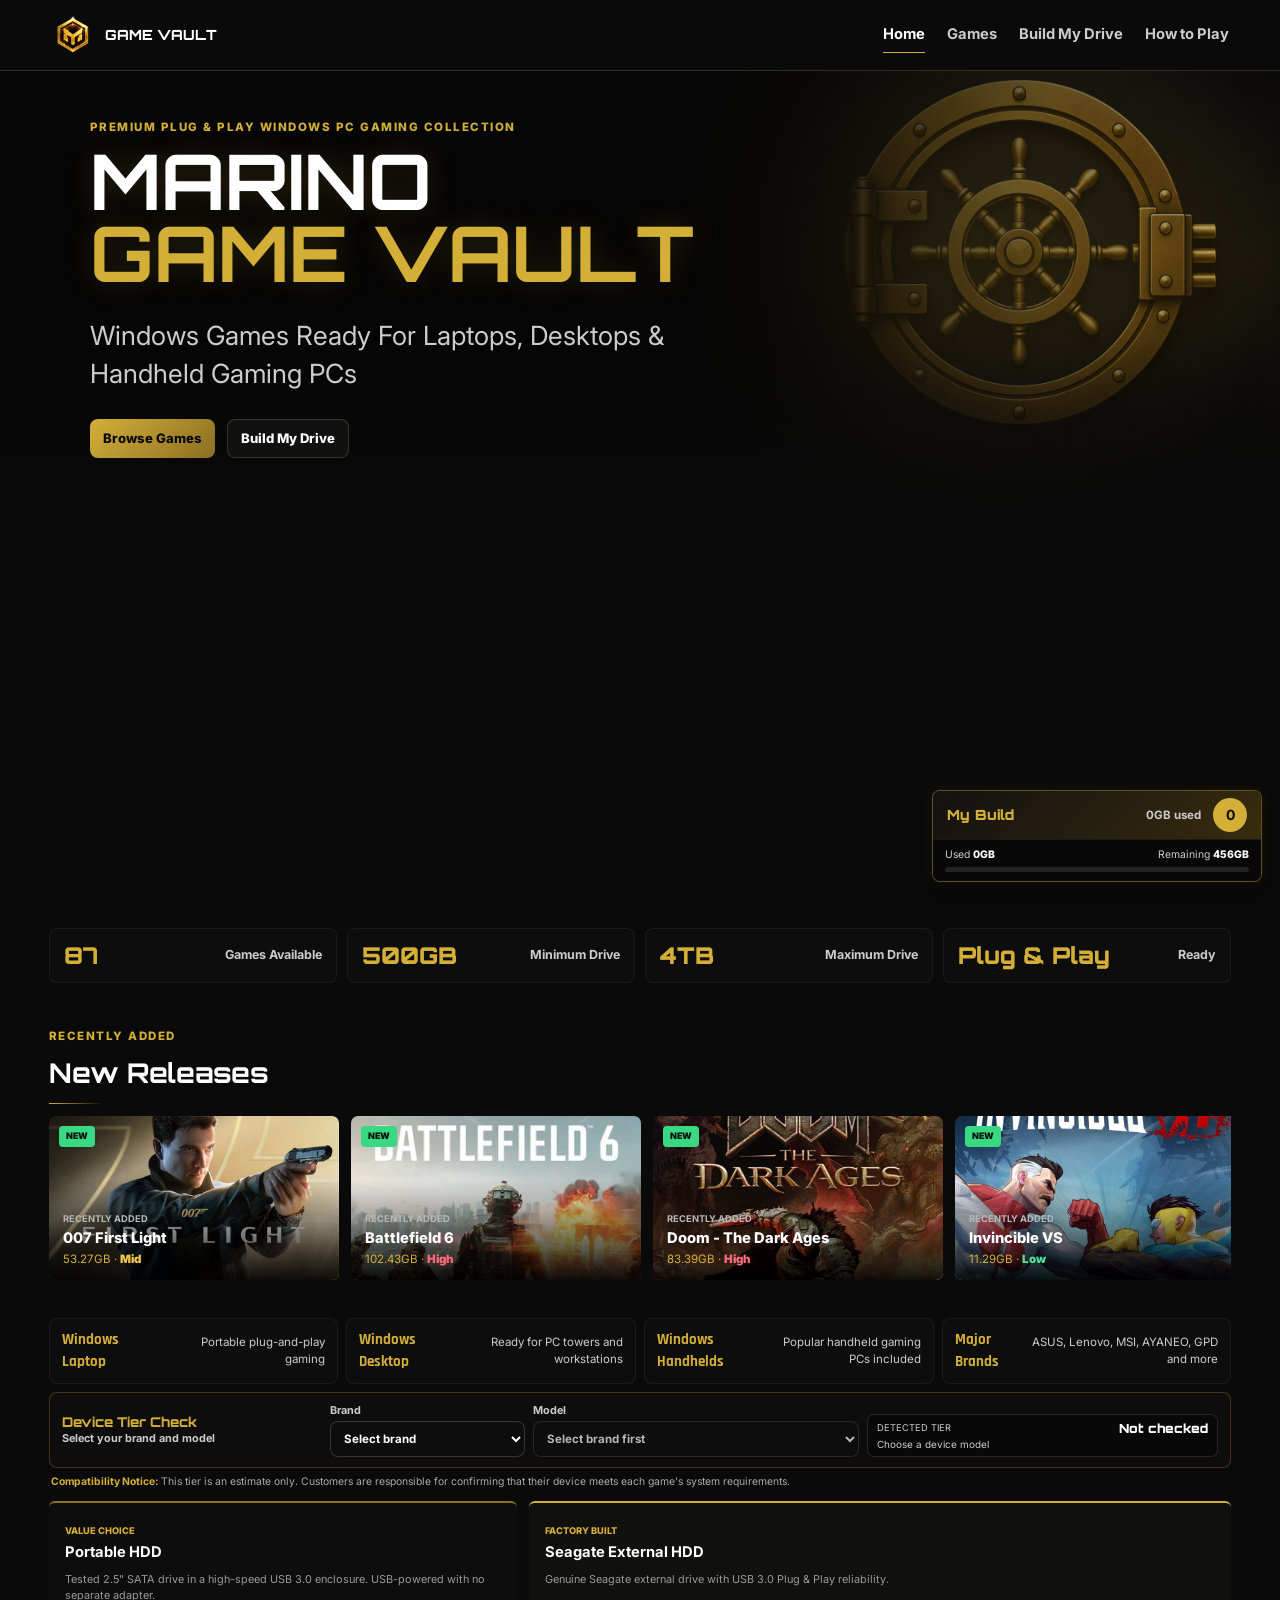
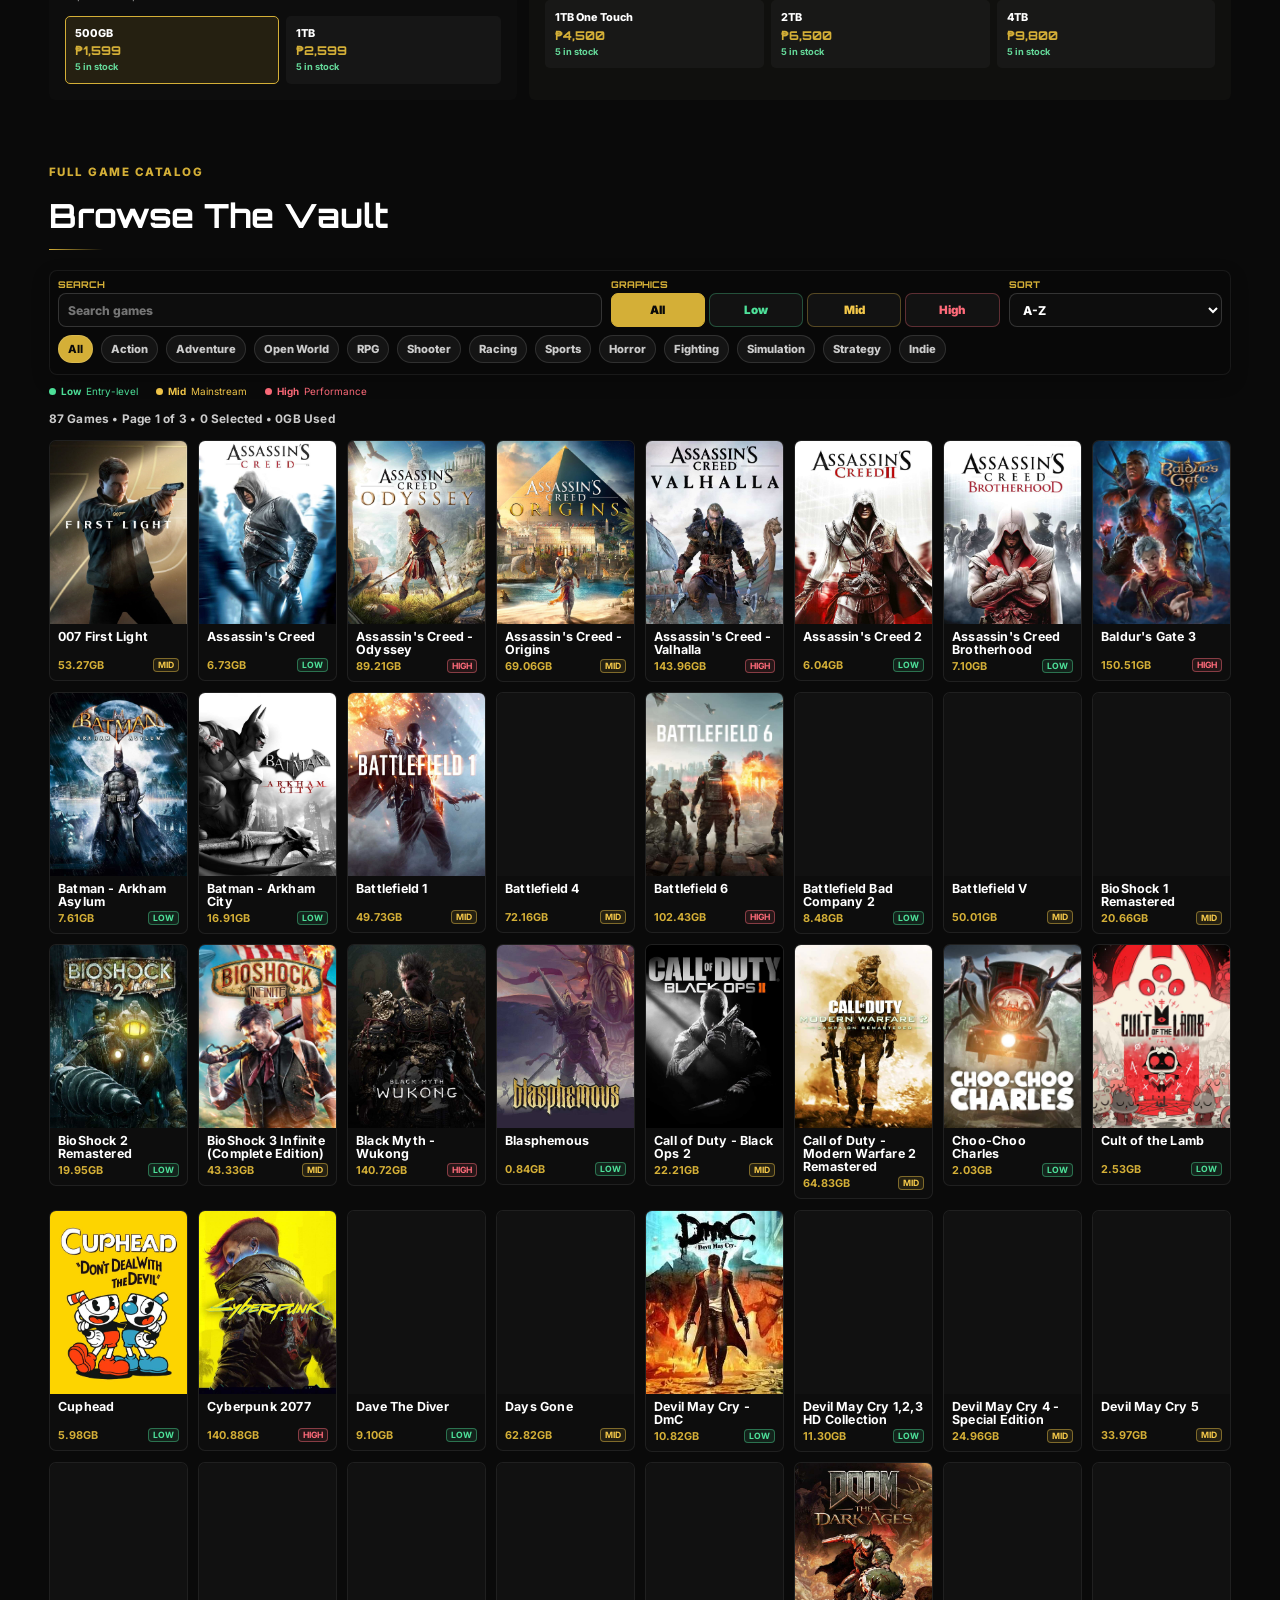
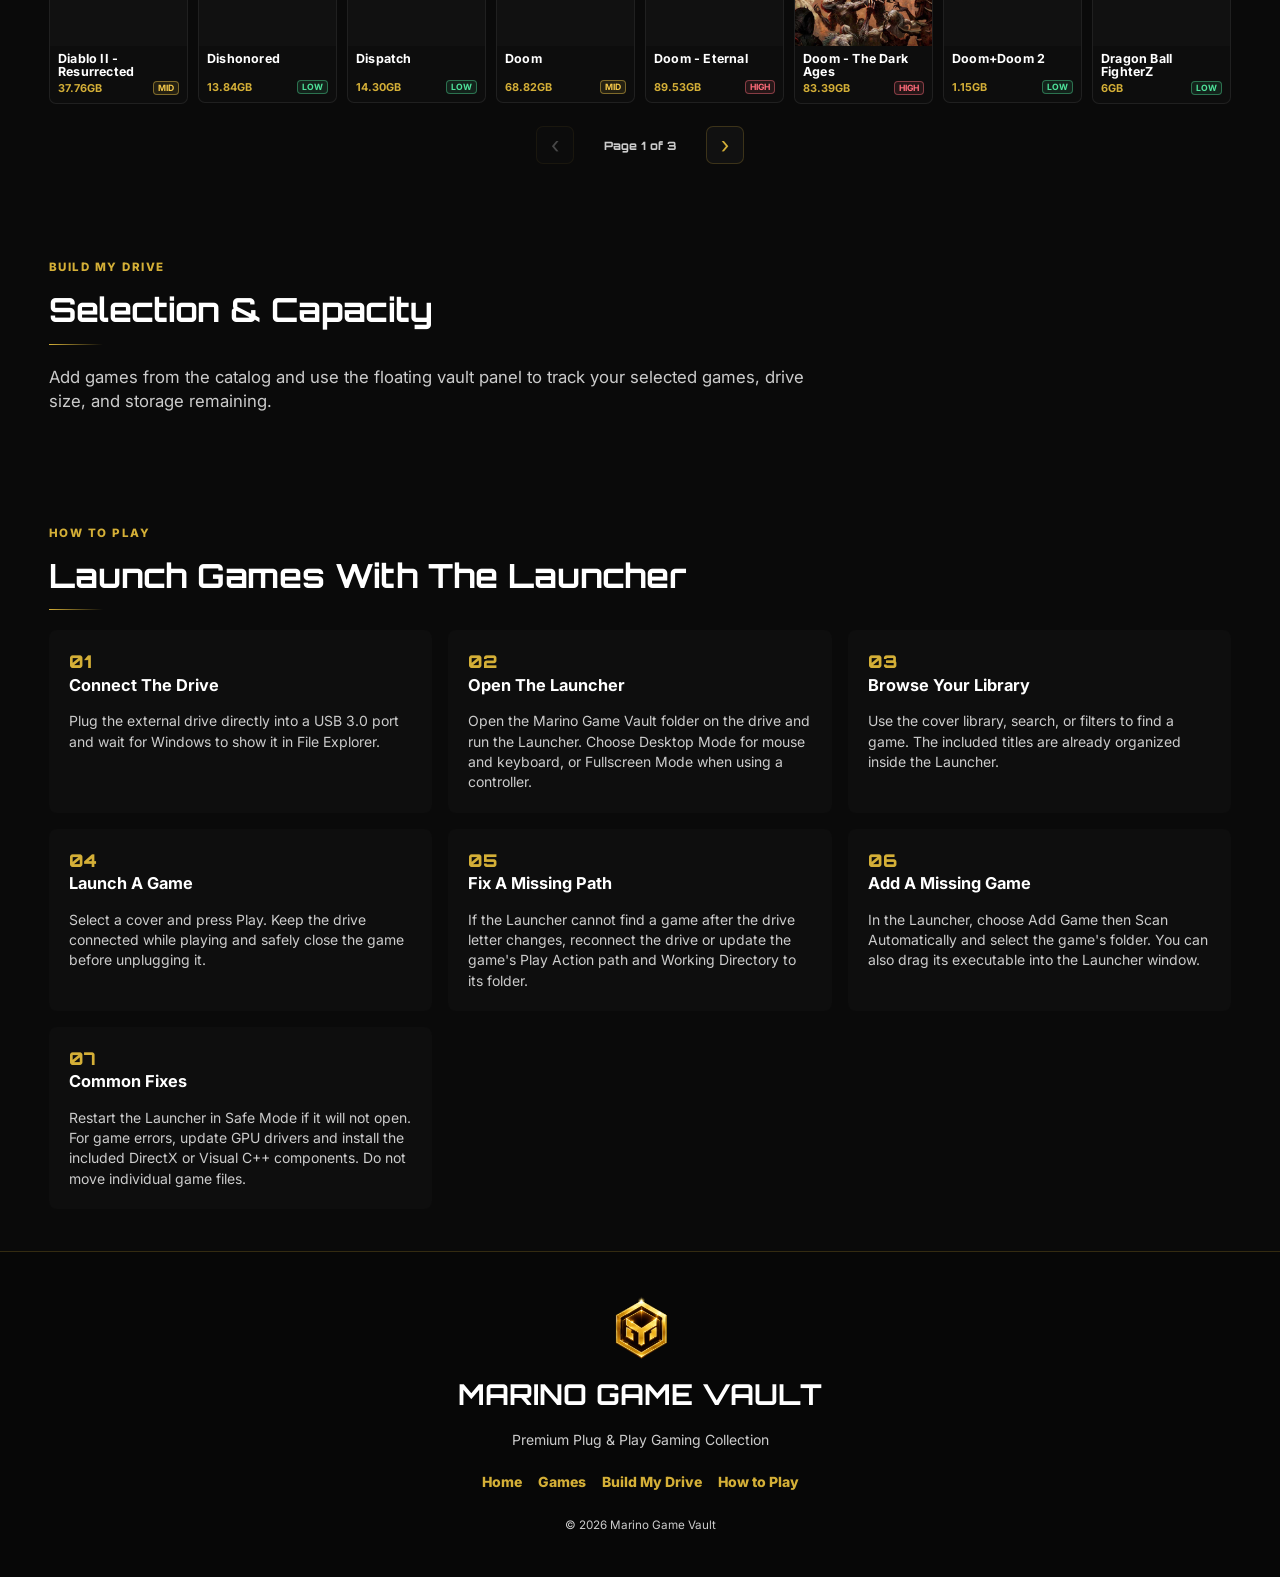
<file: index.html>
<!DOCTYPE html>
<html lang="en">
<head>
  <meta charset="UTF-8">
  <meta name="viewport" content="width=device-width, initial-scale=1.0">
  <meta name="description" content="Marino Game Vault is a premium plug and play Windows PC gaming catalog with 500+ AAA games ready to build onto external hard drives.">
  <meta name="keywords" content="Marino Game Vault, PC games, external hard drive games, plug and play gaming">
  <meta name="theme-color" content="#0A0A0A">
  <meta property="og:title" content="Marino Game Vault">
  <meta property="og:description" content="Premium Plug & Play Windows PC Gaming Collection. Windows games ready for laptops, desktops, and handheld gaming PCs.">
  <meta property="og:type" content="website">
  <title>Marino Game Vault</title>
  <link rel="icon" type="image/png" href="images/logo.png">
  <link rel="apple-touch-icon" href="images/logo.png">
  <link rel="preload" href="images/hero.jpg" as="image" fetchpriority="high">
  <link rel="preconnect" href="https://fonts.googleapis.com">
  <link rel="preconnect" href="https://fonts.gstatic.com" crossorigin>
  <link href="https://fonts.googleapis.com/css2?family=Inter:wght@400;500;600;700;800&family=Orbitron:wght@600;700;800;900&family=Poppins:wght@400;500;600;700;800&family=Rajdhani:wght@500;600;700&display=swap" rel="stylesheet">
  <link rel="stylesheet" href="css/style.css?v=messenger-name-field">
</head>
<body>
  <div class="loader" id="loader" aria-hidden="true">
    <img src="images/logo.png" alt="" class="loader-logo">
    <span>Loading Vault</span>
  </div>

  <header class="site-header" id="home">
    <nav class="nav" aria-label="Primary navigation">
      <a class="brand" href="#home" aria-label="Marino Game Vault home">
        <img src="images/logo.png" alt="Marino logo">
        <span>GAME VAULT</span>
      </a>
      <button class="nav-toggle" id="navToggle" aria-label="Open menu" aria-expanded="false">☰</button>
      <div class="nav-links" id="navLinks">
        <a href="#home">Home</a>
        <a href="#games">Games</a>
        <a href="#builder">Build My Drive</a>
        <a href="#guide">How to Play</a>
      </div>
    </nav>

    <section class="hero">
      <div class="hero-bg" role="img" aria-label="Digital gaming vault with gold lighting"></div>
      <div class="hero-content reveal">
        <p class="eyebrow">Premium Plug & Play Windows PC Gaming Collection</p>
        <h1>MARINO<br><span>GAME VAULT</span></h1>
        <p class="hero-subtitle">Windows Games Ready For Laptops, Desktops & Handheld Gaming PCs</p>
        <div class="hero-actions">
          <a class="btn btn-primary" href="#games">Browse Games</a>
          <a class="btn btn-ghost" href="#builder">Build My Drive</a>
        </div>
      </div>
    </section>
  </header>

  <main>
    <section class="stats section reveal" aria-label="Vault statistics">
      <article class="stat-card"><strong>87</strong><span>Games Available</span></article>
      <article class="stat-card"><strong>500GB</strong><span>Minimum Drive</span></article>
      <article class="stat-card"><strong>4TB</strong><span>Maximum Drive</span></article>
      <article class="stat-card"><strong>Plug & Play</strong><span>Ready</span></article>
    </section>

    <section class="section showcase reveal" aria-labelledby="featuredTitle">
      <div class="section-heading">
        <p class="eyebrow">Recently Added</p>
        <h2 id="featuredTitle">New Releases</h2>
      </div>
      <div class="carousel" id="featuredCarousel" aria-label="New releases carousel"></div>
    </section>

    <section class="compatibility section reveal" aria-labelledby="compatibilityTitle">
      <div class="section-heading compact">
        <p class="eyebrow">Compatibility</p>
        <h2 id="compatibilityTitle">Windows Games For Your Setup</h2>
      </div>
      <div class="compat-grid">
        <article><strong>Windows Laptop</strong><span>Portable plug-and-play gaming</span></article>
        <article><strong>Windows Desktop</strong><span>Ready for PC towers and workstations</span></article>
        <article><strong>Windows Handhelds</strong><span>Popular handheld gaming PCs included</span></article>
        <article><strong>Major Brands</strong><span>ASUS, Lenovo, MSI, AYANEO, GPD and more</span></article>
      </div>
      <div class="device-checker" aria-labelledby="deviceCheckerTitle">
        <div class="device-checker-copy">
          <strong id="deviceCheckerTitle">Device Tier Check</strong>
          <span>Select your brand and model</span>
        </div>
        <label>Brand<select id="deviceBrand"><option value="">Select brand</option></select></label>
        <label>Model<select id="deviceModel" disabled><option value="">Select brand first</option></select></label>
        <div class="device-result" id="deviceResult" aria-live="polite">
          <span>Detected Tier</span><strong>Not checked</strong><small>Choose a device model</small>
        </div>
      </div>
      <p class="compatibility-notice"><strong>Compatibility Notice:</strong> This tier is an estimate only. Customers are responsible for confirming that their device meets each game's system requirements.</p>
      <div class="product-comparison" aria-label="Drive product comparison">
        <article class="product-family">
          <header><div><span>Value Choice</span><h3>Portable HDD</h3></div></header>
          <p>Tested 2.5&quot; SATA drive in a high-speed USB 3.0 enclosure. USB-powered with no separate adapter.</p>
          <div class="product-variants">
            <button class="product-variant" type="button" data-select-drive="portable-500"><span>500GB</span><strong>₱1,599</strong><small data-product-stock="Portable HDD 500GB">Checking stock</small></button>
            <button class="product-variant" type="button" data-select-drive="portable-1tb"><span>1TB</span><strong>₱2,599</strong><small data-product-stock="Portable HDD 1TB">Checking stock</small></button>
          </div>
        </article>
        <article class="product-family premium">
          <header><div><span>Factory Built</span><h3>Seagate External HDD</h3></div></header>
          <p>Genuine Seagate external drive with USB 3.0 Plug &amp; Play reliability.</p>
          <div class="product-variants">
            <button class="product-variant" type="button" data-select-drive="seagate-1tb"><span>1TB One Touch</span><strong>₱4,500</strong><small data-product-stock="Seagate One Touch 1TB">Checking stock</small></button>
            <button class="product-variant" type="button" data-select-drive="seagate-2tb"><span>2TB</span><strong>₱6,500</strong><small data-product-stock="Seagate External HDD 2TB">Checking stock</small></button>
            <button class="product-variant" type="button" data-select-drive="seagate-4tb"><span>4TB</span><strong>₱9,800</strong><small data-product-stock="Seagate External HDD 4TB">Checking stock</small></button>
          </div>
        </article>
      </div>
    </section>

    <section class="catalog section" id="games">
      <div class="section-heading reveal">
        <p class="eyebrow">Full Game Catalog</p>
        <h2>Browse The Vault</h2>
      </div>
      <div class="catalog-control-dock reveal">
        <label class="compact-field compact-search" for="searchInput">
          <span>Search</span>
          <input id="searchInput" type="search" placeholder="Search games">
        </label>
        <div class="compact-graphics">
          <span>Graphics</span>
          <div class="graphics-filters" id="graphicsFilters" aria-label="Graphics level filters"></div>
        </div>
        <label class="compact-field" for="sortSelect">
          <span>Sort</span>
          <select id="sortSelect">
            <option value="az">A-Z</option>
            <option value="za">Z-A</option>
            <option value="sizeAsc">Size: Smallest</option>
            <option value="sizeDesc">Size: Largest</option>
          </select>
        </label>
        <div class="filters" id="filters" aria-label="Game category filters"></div>
        <div class="legacy-actions" aria-hidden="true">
          <button class="filter-btn active" type="button" data-sort="az">A-Z</button>
          <button class="filter-btn" type="button" data-sort="za">Z-A</button>
          <button class="filter-btn" type="button" data-sort="sizeAsc">Size ↑</button>
          <button class="filter-btn" type="button" data-sort="sizeDesc">Size ↓</button>
          <button class="btn btn-muted" type="button" id="clearSelectionTop">Clear All</button>
        </div>
      </div>
      <div class="tier-legend" aria-label="Graphics tier guide">
        <span class="tier-low"><i></i><strong>Low</strong> Entry-level</span>
        <span class="tier-mid"><i></i><strong>Mid</strong> Mainstream</span>
        <span class="tier-high"><i></i><strong>High</strong> Performance</span>
      </div>
      <p class="result-count" id="resultCount" aria-live="polite"></p>
      <div class="game-grid" id="gameGrid"></div>
      <nav class="catalog-pagination" id="catalogPagination" aria-label="Game catalog pages">
        <button type="button" id="previousPage" aria-label="Previous page">&#8249;</button>
        <span id="pageStatus" aria-live="polite">Page 1 of 1</span>
        <button type="button" id="nextPage" aria-label="Next page">&#8250;</button>
      </nav>
    </section>

    <section class="builder section" id="builder">
      <div class="section-heading reveal">
        <p class="eyebrow">Build My Drive</p>
        <h2>Selection & Capacity</h2>
      </div>
      <p class="builder-note reveal">Add games from the catalog and use the floating vault panel to track your selected games, drive size, and storage remaining.</p>
    </section>

    <section class="guide section" id="guide">
      <div class="section-heading reveal">
        <p class="eyebrow">How to Play</p>
        <h2>Launch Games With The Launcher</h2>
      </div>
      <div class="guide-grid reveal">
        <article><span>01</span><h3>Connect The Drive</h3><p>Plug the external drive directly into a USB 3.0 port and wait for Windows to show it in File Explorer.</p></article>
        <article><span>02</span><h3>Open The Launcher</h3><p>Open the Marino Game Vault folder on the drive and run the Launcher. Choose Desktop Mode for mouse and keyboard, or Fullscreen Mode when using a controller.</p></article>
        <article><span>03</span><h3>Browse Your Library</h3><p>Use the cover library, search, or filters to find a game. The included titles are already organized inside the Launcher.</p></article>
        <article><span>04</span><h3>Launch A Game</h3><p>Select a cover and press Play. Keep the drive connected while playing and safely close the game before unplugging it.</p></article>
        <article><span>05</span><h3>Fix A Missing Path</h3><p>If the Launcher cannot find a game after the drive letter changes, reconnect the drive or update the game's Play Action path and Working Directory to its folder.</p></article>
        <article><span>06</span><h3>Add A Missing Game</h3><p>In the Launcher, choose Add Game then Scan Automatically and select the game's folder. You can also drag its executable into the Launcher window.</p></article>
        <article><span>07</span><h3>Common Fixes</h3><p>Restart the Launcher in Safe Mode if it will not open. For game errors, update GPU drivers and install the included DirectX or Visual C++ components. Do not move individual game files.</p></article>
      </div>
    </section>
  </main>

  <aside class="floating-vault" id="floatingVault" aria-label="Selected games and capacity panel">
    <button class="vault-toggle" id="vaultToggle" type="button" aria-expanded="false" aria-controls="vaultBody">
      <span>My Build</span>
      <small id="vaultMini">0GB used</small>
      <strong id="selectedCount">0</strong>
    </button>
    <div class="vault-mini-meter" aria-label="Drive capacity summary">
      <div><span>Used <strong id="miniUsedSpace">0GB</strong></span><span>Remaining <strong id="miniRemainingSpace">500GB</strong></span></div>
      <div class="mini-progress"><i id="miniCapacityBar"></i></div>
    </div>
    <div class="vault-body" id="vaultBody">
      <div class="meter-info">
        <span>Used: <strong id="usedSpace">0GB</strong></span>
        <span>Remaining: <strong id="remainingSpace">500GB</strong></span>
      </div>
      <div class="progress" aria-label="Drive space used">
        <div id="capacityBar"></div>
      </div>
      <p id="capacityText">0% used</p>
      <div class="drive-options" id="driveOptions" aria-label="Drive size options"></div>
      <div class="vault-price-summary" id="vaultPricing" aria-live="polite"></div>
      <div class="selected-list" id="selectedList"></div>
      <div class="vault-actions" id="preCheckoutActions">
        <button class="btn btn-primary full" id="checkoutButton" type="button">Checkout</button>
      </div>
      <div class="vault-post-actions" id="postCheckoutActions" hidden>
        <button class="btn btn-muted" id="editDetails" type="button">Edit Details</button>
        <button class="btn btn-muted" id="exportPdfPanel" type="button">Export PDF</button>
        <button class="btn btn-primary" id="sendMessenger" type="button">Send to Messenger</button>
      </div>
      <p class="vault-action-note" id="vaultActionNote" hidden></p>
    </div>
  </aside>

  <div class="checkout-modal" id="checkoutModal" hidden>
    <section class="checkout-dialog" role="dialog" aria-modal="true" aria-labelledby="checkoutTitle">
      <header class="checkout-dialog-header">
        <div>
          <p class="eyebrow">Delivery Details</p>
          <h2 id="checkoutTitle">Complete Checkout</h2>
        </div>
        <button class="modal-close" id="closeCheckout" type="button" aria-label="Close checkout">&times;</button>
      </header>
      <div class="checkout-review-step" id="checkoutReviewStep">
        <div class="checkout-review-head">
          <div><span>Order Reference</span><strong id="reviewOrderReference">MGV</strong></div>
          <small>Review your build before entering delivery details.</small>
        </div>
        <div class="checkout-review-summary" id="checkoutReviewSummary"></div>
        <div class="checkout-review-games" id="checkoutReviewGames"></div>
        <button class="btn btn-primary full" id="continueToDelivery" type="button">Continue To Delivery</button>
      </div>

      <div class="delivery-choice-step" id="deliveryChoiceStep" hidden>
        <button class="delivery-back" id="backToOrderReview" type="button">&larr; Order Review</button>
        <fieldset class="delivery-services">
          <legend>Choose Delivery Service</legend>
          <div class="delivery-service-grid">
            <button class="delivery-service" id="selectLbc" type="button" data-service="LBC" aria-pressed="false">
              <span>LBC</span><strong>Cash on Pickup</strong><small>Collect from your selected LBC branch</small>
            </button>
            <button class="delivery-service" id="selectLalamove" type="button" data-service="Lalamove" aria-pressed="false">
              <span>Lalamove</span><strong>Priority</strong><small>Direct Metro Manila motorcycle delivery</small>
            </button>
          </div>
        </fieldset>
      </div>

      <form class="delivery-form" id="deliveryForm" data-service="" hidden>
        <button class="delivery-back" id="backToDeliveryOptions" type="button">&larr; Delivery Options</button>
        <h3 class="delivery-form-title" id="deliveryFormTitle">Delivery Details</h3>
        <div class="delivery-fields">
          <label>Name<input id="deliveryName" type="text" autocomplete="name" required></label>
          <label>Messenger Name<input id="deliveryMessengerName" type="text" autocomplete="off" placeholder="Name used on Messenger" required></label>
          <label>Contact Number
            <div class="phone-input"><span aria-hidden="true">+63</span><input id="deliveryContact" type="tel" inputmode="numeric" autocomplete="tel-national" maxlength="10" pattern="[0-9]{10}" placeholder="9XXXXXXXXX" aria-describedby="deliveryContactError" required></div>
            <small class="field-error" id="deliveryContactError" aria-live="polite"></small>
          </label>
          <label>Region<select id="deliveryRegion" required><option value="">Loading regions...</option></select></label>
          <label>City / Municipality<select id="deliveryCity" required disabled><option value="">Select region first</option></select></label>
          <label class="lbc-only" hidden>LBC Branch<input id="deliveryLbcBranch" type="text" placeholder="Enter preferred LBC branch" autocomplete="off"></label>
          <label class="lalamove-only">Barangay<select id="deliveryBarangay" required disabled><option value="">Select city first</option></select></label>
          <input id="deliveryZip" type="hidden">
          <label class="wide lalamove-only">Complete Address<textarea id="deliveryAddress" autocomplete="street-address" rows="3" required></textarea></label>
          <label class="wide lalamove-only">Nearest Landmark<input id="deliveryLandmark" type="text" required></label>
        </div>

        <div class="shipping-summary" id="shippingSummary" aria-live="polite">
          <span>Estimated Shipping</span><strong>Select a delivery location</strong>
        </div>
        <div class="checkout-price-summary" id="checkoutPricing" aria-live="polite"></div>
        <p class="shipping-note">Fees are rounded up to the next ₱10 and estimated for a small parcel under 1kg. LBC estimates are based on the selected region. Lalamove includes a 30% Priority allowance. Final courier pricing may vary by exact destination, traffic, demand, tolls, and surcharges.</p>
        <div class="shipping-links">
          <a href="https://www.lbcexpress.com/branches" target="_blank" rel="noopener">LBC Branch Locator</a>
          <a href="https://www.lbcexpress.com/rates" target="_blank" rel="noopener">LBC Rate Calculator</a>
          <a href="https://www.lalamove.com/en-ph/all-delivery-pricing-detail" target="_blank" rel="noopener">Lalamove Rates</a>
        </div>
        <label class="compatibility-consent">
          <input id="compatibilityConsent" type="checkbox" required>
          <span>I have checked my device specifications and accept responsibility for game compatibility and performance.</span>
        </label>
        <button class="btn btn-primary checkout-confirm" type="submit">Save Delivery Details</button>
      </form>
    </section>
  </div>

  <button class="back-top" id="backTop" aria-label="Back to top">↑</button>

  <footer class="footer">
    <div>
      <img src="images/logo.png" alt="Marino logo">
      <h2>MARINO GAME VAULT</h2>
      <p>Premium Plug & Play Gaming Collection</p>
    </div>
    <nav aria-label="Footer navigation">
      <a href="#home">Home</a>
      <a href="#games">Games</a>
      <a href="#builder">Build My Drive</a>
      <a href="#guide">How to Play</a>
    </nav>
    <small>© 2026 Marino Game Vault</small>
  </footer>

  <script src="js/app.js?v=messenger-name-field" defer></script>
</body>
</html>
</file>
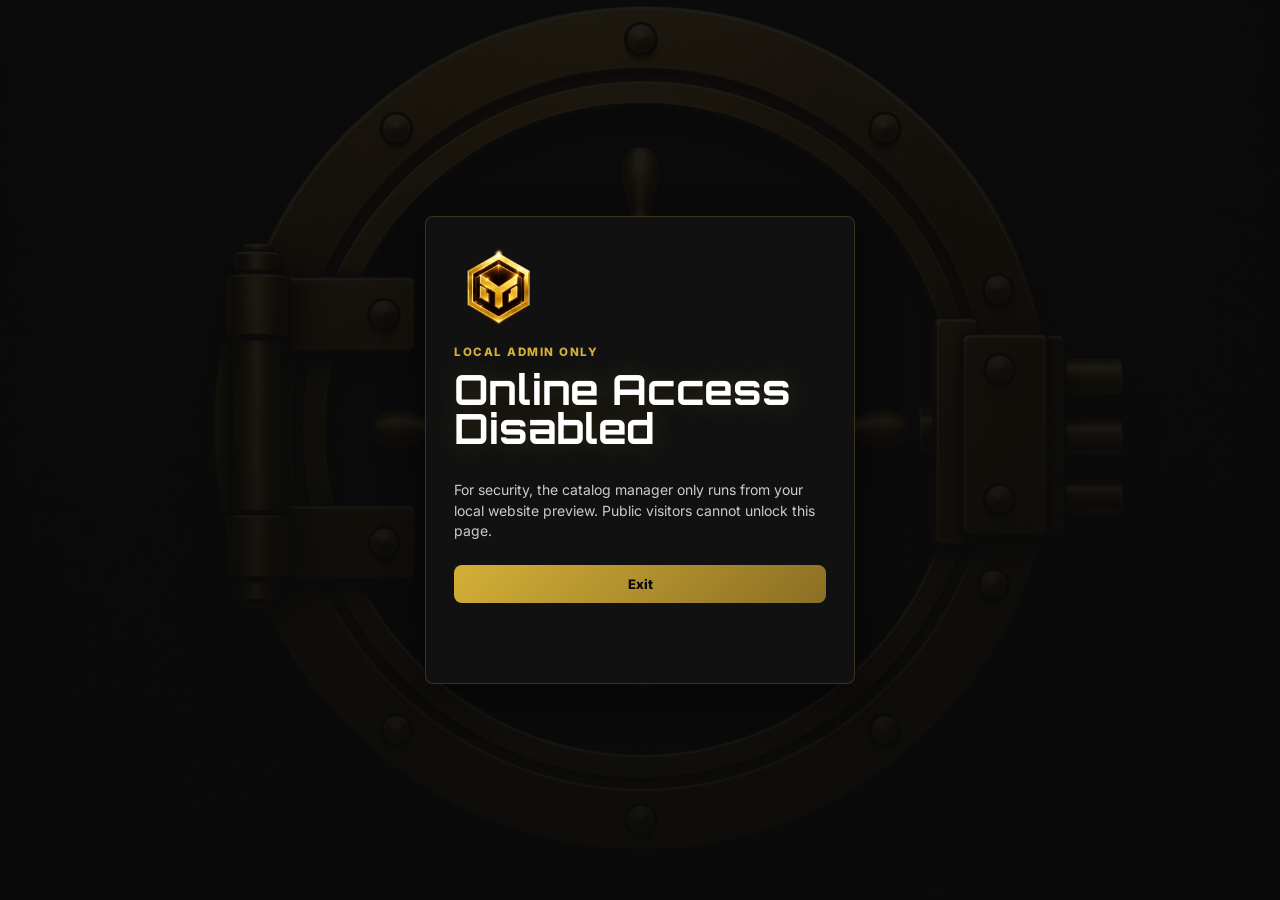
<file: admin.html>
<!DOCTYPE html>
<html lang="en">
<head>
  <meta charset="UTF-8">
  <meta name="viewport" content="width=device-width, initial-scale=1.0">
  <meta name="robots" content="noindex">
  <title>Admin Helper | Marino Game Vault</title>
  <link rel="icon" type="image/png" href="images/logo.png">
  <link rel="apple-touch-icon" href="images/logo.png">
  <link rel="preconnect" href="https://fonts.googleapis.com">
  <link rel="preconnect" href="https://fonts.gstatic.com" crossorigin>
  <link href="https://fonts.googleapis.com/css2?family=Inter:wght@400;500;600;700;800&family=Orbitron:wght@700;800&family=Poppins:wght@500;700;800&display=swap" rel="stylesheet">
  <link rel="stylesheet" href="css/style.css?v=admin-release-devices">
</head>
<body class="admin-page">
  <div class="admin-lock" id="adminLock">
    <div class="admin-lock-panel">
      <img src="images/logo.png" alt="Marino Game Vault logo">
      <p class="eyebrow">Admin Access</p>
      <h1>Game Vault Manager</h1>
      <form id="passwordForm">
        <label>Password<input type="password" id="adminPassword" autocomplete="current-password" required></label>
        <button class="btn btn-primary full" type="submit">Unlock Admin</button>
        <a class="btn btn-ghost full admin-exit-btn" href="index.html#home">Exit</a>
      </form>
      <p class="lock-error" id="lockError" aria-live="polite"></p>
    </div>
  </div>

  <header class="admin-header">
    <a class="brand" href="index.html">
      <img src="images/logo.png" alt="Marino Game Vault logo">
      <span>GAME VAULT</span>
    </a>
    <a class="btn btn-ghost" href="index.html">Back To Website</a>
  </header>

  <main class="admin-shell" id="adminContent" hidden>
    <section class="section-heading">
      <p class="eyebrow">Admin Helper</p>
      <h1>Game Catalog Manager</h1>
      <p class="admin-note">Add, edit, delete, import, and export games. Uploaded covers are automatically resized and converted to WebP before being embedded in the exported <strong>games.json</strong>.</p>
    </section>

    <section class="admin-actions">
      <label class="import-box">
        Import games.json
        <input type="file" id="importJson" accept="application/json">
      </label>
      <button class="btn btn-primary" id="downloadJson" type="button">Download games.json</button>
      <button class="btn btn-muted" id="resetJson" type="button">Reload Original</button>
    </section>

    <section class="admin-form stock-manager">
      <div class="stock-manager-head">
        <div>
          <h2>Drive Stock</h2>
          <p class="admin-note">Set stock to 0 to mark a drive as sold out. Changes apply immediately in this browser.</p>
        </div>
        <button class="btn btn-primary" id="downloadStock" type="button">Download drive-stock.json</button>
      </div>
      <div class="stock-grid" id="stockGrid"></div>
      <div class="github-publish">
        <div>
          <h3>Publish Live Stock</h3>
          <p class="admin-note">Updates <strong>data/drive-stock.json</strong> in your GitHub repository. Use a fine-grained token with Contents read/write permission. The token is never saved.</p>
        </div>
        <div class="github-publish-fields">
          <label>Repository<input id="githubRepo" type="text" placeholder="username/repository" autocomplete="off"></label>
          <label>Branch<input id="githubBranch" type="text" value="main" autocomplete="off"></label>
          <label>GitHub Token<input id="githubToken" type="password" placeholder="github_pat_..." autocomplete="off"></label>
          <button class="btn btn-primary" id="publishStock" type="button">Publish Stock</button>
        </div>
      </div>
      <p class="batch-status" id="stockStatus" aria-live="polite"></p>
    </section>

    <section class="admin-form admin-batch">
      <div class="admin-batch-head">
        <div>
          <h2>Batch Add Games</h2>
          <p class="admin-note">Paste one game per line. Example: <strong>Cyberpunk 2077 140.88 GB</strong></p>
        </div>
        <label>Default Genre
          <select id="batchGenre">
            <option>Action</option>
            <option>Adventure</option>
            <option>Open World</option>
            <option>RPG</option>
            <option>Shooter</option>
            <option>Racing</option>
            <option>Sports</option>
            <option>Horror</option>
            <option>Fighting</option>
            <option>Simulation</option>
            <option>Strategy</option>
            <option>Indie</option>
          </select>
        </label>
        <label>Graphics Level
          <select id="batchGraphics">
            <option value="Low">Low</option>
            <option value="Mid" selected>Mid</option>
            <option value="High">High</option>
          </select>
        </label>
      </div>
      <label>Game List
        <textarea id="batchInput" rows="8" placeholder="007 First Light 53.27 GB&#10;Assassin's Creed 6.73 GB&#10;Baldur's Gate 3 150.51 GB"></textarea>
      </label>
      <div class="form-actions">
        <button class="btn btn-primary" id="batchAdd" type="button">Add Batch</button>
        <button class="btn btn-muted" id="batchClear" type="button">Clear</button>
      </div>
      <p class="batch-status" id="batchStatus" aria-live="polite"></p>
    </section>

    <section class="admin-grid">
      <form class="admin-form" id="gameForm">
        <h2 id="formTitle">Add New Game</h2>
        <input type="hidden" id="editIndex">
        <label>Game Title<input type="text" id="gameTitle" required></label>
        <label>Genre
          <select id="gameGenre" required>
            <option>Action</option>
            <option>Adventure</option>
            <option>Open World</option>
            <option>RPG</option>
            <option>Shooter</option>
            <option>Racing</option>
            <option>Sports</option>
            <option>Horror</option>
            <option>Fighting</option>
            <option>Simulation</option>
            <option>Strategy</option>
            <option>Indie</option>
          </select>
        </label>
        <label>Size In GB<input type="number" id="gameSize" min="0" step="0.01" required></label>
        <label>Graphics Level
          <select id="gameGraphics" required>
            <option value="Low">Low</option>
            <option value="Mid" selected>Mid</option>
            <option value="High">High</option>
          </select>
        </label>
        <label class="check-row"><input type="checkbox" id="gameNewRelease"> Show In New Releases</label>
        <label>Release / Added Date<input type="date" id="gameReleaseDate" disabled></label>
        <label>Cover File Path Or Embedded Image<input type="text" id="gameImage" placeholder="images/covers-webp/new-game-title.webp" required></label>
        <label class="cover-upload">Upload Cover Image
          <input type="file" id="coverUpload" accept="image/png,image/jpeg,image/webp">
        </label>
        <div class="cover-preview-wrap">
          <img id="coverPreview" alt="Cover preview">
          <p id="coverStatus">No cover uploaded yet.</p>
        </div>
        <label class="check-row"><input type="checkbox" id="gameController" checked> Controller Support</label>
        <div class="compat-checks">
          <label><input type="checkbox" value="Windows Laptop" checked> Windows Laptop</label>
          <label><input type="checkbox" value="Windows Desktop" checked> Windows Desktop</label>
          <label><input type="checkbox" value="Windows Handheld Gaming PC" checked> Windows Handheld Gaming PC</label>
        </div>
        <div class="form-actions">
          <button class="btn btn-primary" type="submit">Save Game</button>
          <button class="btn btn-muted" id="cancelEdit" type="button">Cancel Edit</button>
        </div>
      </form>

      <section class="admin-list-panel">
        <div class="admin-list-head">
          <div>
            <h2>Games</h2>
            <p id="adminCount">0 games</p>
          </div>
          <input type="search" id="adminSearch" placeholder="Search games">
        </div>
        <div class="admin-list" id="adminList"></div>
      </section>
    </section>

    <section class="admin-form device-manager">
      <div class="stock-manager-head">
        <div>
          <h2>Device Compatibility Manager</h2>
          <p class="admin-note">Add, edit, or remove brands and models used by the customer Device Tier Check.</p>
        </div>
        <button class="btn btn-primary" id="downloadDevices" type="button">Download devices.json</button>
      </div>
      <form class="device-form" id="deviceForm">
        <input type="hidden" id="deviceEditBrand">
        <input type="hidden" id="deviceEditId">
        <label>Brand<input id="deviceAdminBrand" type="text" placeholder="ASUS" required></label>
        <label>Model<input id="deviceAdminModel" type="text" placeholder="ROG Ally X" required></label>
        <label>Performance Tier<select id="deviceAdminTier"><option>Low</option><option selected>Mid</option><option>High</option></select></label>
        <label>CPU<input id="deviceAdminCpu" type="text" placeholder="Ryzen Z1 Extreme" required></label>
        <label>GPU<input id="deviceAdminGpu" type="text" placeholder="Radeon 780M-class" required></label>
        <div class="form-actions">
          <button class="btn btn-primary" type="submit">Save Device</button>
          <button class="btn btn-muted" id="cancelDeviceEdit" type="button">Cancel</button>
        </div>
      </form>
      <div class="device-admin-list" id="deviceAdminList"></div>
      <p class="batch-status" id="deviceStatus" aria-live="polite"></p>
    </section>
  </main>

  <script src="js/admin.js?v=release-device-manager"></script>
</body>
</html>
</file>
<file: css/style.css>
:root {
  --bg: #0A0A0A;
  --secondary: #111111;
  --gold: #D4AF37;
  --dark-gold: #8B6F24;
  --white: #FFFFFF;
  --gray: #CCCCCC;
  --line: rgba(212, 175, 55, .22);
  --glass: rgba(17, 17, 17, .72);
  --shadow: 0 20px 70px rgba(0, 0, 0, .5);
}

* { box-sizing: border-box; }
html { scroll-behavior: smooth; }
body {
  margin: 0;
  color: var(--white);
  background: var(--bg);
  font-family: Inter, Poppins, system-ui, sans-serif;
  font-size: 14px;
  line-height: 1.45;
  overflow-x: hidden;
  overscroll-behavior-y: contain;
  -webkit-font-smoothing: antialiased;
}

body::before {
  content: "";
  position: absolute;
  inset: 0 0 auto;
  height: 100vh;
  pointer-events: none;
  background:
    linear-gradient(rgba(212, 175, 55, .035) 1px, transparent 1px),
    linear-gradient(90deg, rgba(212, 175, 55, .035) 1px, transparent 1px);
  background-size: 58px 58px;
  mask-image: linear-gradient(to bottom, black, transparent 70%);
  z-index: -1;
}

a { color: inherit; text-decoration: none; }
button, input, select, textarea { font: inherit; }
img { max-width: 100%; display: block; }

.loader {
  position: fixed;
  inset: 0;
  z-index: 100;
  display: grid;
  place-items: center;
  gap: 16px;
  align-content: center;
  background: #050505;
  transition: opacity .45s ease, visibility .45s ease;
}
.loader.hidden { opacity: 0; visibility: hidden; }
.loader-logo { width: 92px; filter: drop-shadow(0 0 28px rgba(212, 175, 55, .65)); }
.loader span { color: var(--gold); font-family: Orbitron, sans-serif; letter-spacing: 2px; }

.site-header { min-height: 100svh; position: relative; }
.nav {
  position: fixed;
  inset: 0 0 auto 0;
  z-index: 50;
  display: flex;
  align-items: center;
  justify-content: space-between;
  padding: 14px clamp(16px, 4vw, 64px);
  background: #0a0a0a;
  border-bottom: 1px solid var(--line);
}
.brand { display: flex; align-items: center; gap: 12px; font-family: Orbitron, sans-serif; font-weight: 800; }
.brand img { width: 42px; height: 42px; }
.nav-links { display: flex; align-items: center; gap: 22px; color: var(--gray); font-weight: 700; font-size: .92rem; }
.nav-links a:hover { color: var(--gold); }
.nav-links a { position: relative; transition: color .18s ease; }
.nav-links a::after { content: ""; position: absolute; left: 0; right: 0; bottom: -7px; height: 1px; background: var(--gold); transform: scaleX(0); transform-origin: center; transition: transform .18s ease; }
.nav-links a.active { color: var(--white); }
.nav-links a.active::after { transform: scaleX(1); }
.nav-toggle { display: none; color: var(--gold); background: none; border: 1px solid var(--line); border-radius: 8px; padding: 6px 10px; }

.hero {
  min-height: 68svh;
  display: grid;
  align-items: center;
  padding: 102px clamp(18px, 7vw, 100px) 46px;
  position: relative;
  overflow: hidden;
}
.hero-bg {
  position: absolute;
  inset: 0;
  background:
    radial-gradient(circle at 76% 46%, rgba(212,175,55,.18), transparent 31%),
    linear-gradient(90deg, #050505 0%, #050505 42%, rgba(5,5,5,.98) 50%, rgba(5,5,5,.82) 62%, rgba(5,5,5,.36) 82%, rgba(5,5,5,.18) 100%),
    linear-gradient(180deg, rgba(5,5,5,.3), rgba(5,5,5,0) 28%, rgba(5,5,5,0) 68%, rgba(5,5,5,.45)),
    url("../images/hero.jpg") right center/contain no-repeat,
    #050505;
  transform: none;
}
.hero-bg::before {
  content: "";
  position: absolute;
  inset: 0;
  pointer-events: none;
  background:
    linear-gradient(90deg, #050505 0%, #050505 46%, rgba(5,5,5,.96) 54%, rgba(5,5,5,.42) 72%, rgba(5,5,5,.08) 100%),
    radial-gradient(ellipse at 100% 50%, rgba(212,175,55,.08), transparent 58%);
}
.hero::after {
  content: "";
  position: absolute;
  inset: auto 0 0;
  height: 36%;
  background: linear-gradient(transparent, var(--bg));
}
.hero-content { position: relative; z-index: 1; max-width: 920px; }
.eyebrow { color: var(--gold); text-transform: uppercase; letter-spacing: 1.5px; font: 800 .72rem Inter, sans-serif; }
h1, h2 { margin: 0; font-family: Orbitron, sans-serif; letter-spacing: 0; }
h3 { margin: 0; font-family: Inter, sans-serif; letter-spacing: 0; }
h1 { font-size: clamp(2.35rem, 6vw, 5.8rem); line-height: .94; text-shadow: 0 0 28px rgba(212, 175, 55, .18); }
h1 span, h2 span { color: var(--gold); }
.hero-subtitle { color: var(--gray); font-size: clamp(1.1rem, 2.4vw, 1.65rem); max-width: 640px; }
.hero-actions, .form-actions { display: flex; flex-wrap: wrap; gap: 12px; }

.btn {
  display: inline-flex;
  justify-content: center;
  align-items: center;
  min-height: 38px;
  padding: 9px 13px;
  border: 1px solid var(--line);
  border-radius: 8px;
  color: var(--white);
  cursor: pointer;
  font-size: .82rem;
  font-weight: 800;
  transition: transform .16s ease, box-shadow .16s ease, background .16s ease;
}
.btn:hover { transform: translateY(-2px); box-shadow: 0 6px 16px rgba(212, 175, 55, .12); }
.btn-primary { background: linear-gradient(135deg, var(--gold), var(--dark-gold)); color: #0A0A0A; border: 0; }
.btn-ghost { background: rgba(255,255,255,.04); }
.btn-muted { background: rgba(255,255,255,.07); }
.full { width: 100%; }

.section {
  width: min(100%, 1480px);
  margin-inline: auto;
  padding: 42px clamp(18px, 4vw, 64px);
}
.section-heading { margin-bottom: 20px; }
.section-heading::after { content: ""; display: block; width: 54px; height: 1px; margin-top: 10px; background: linear-gradient(90deg, var(--gold), transparent); }
.section-heading h2 { font-size: clamp(1.55rem, 3.4vw, 2.75rem); }
.compact h2 { font-size: clamp(1.25rem, 2.5vw, 1.85rem); }

.stats {
  display: grid;
  grid-template-columns: repeat(4, 1fr);
  gap: 10px;
  padding-top: 28px;
  padding-bottom: 18px;
}
.stat-card, .compat-grid article, .admin-form, .admin-list-panel, .admin-game-row, .rank-item, .mini-card, .feature-card {
  background: linear-gradient(145deg, rgba(255,255,255,.08), rgba(255,255,255,.025));
  border: 1px solid var(--line);
  box-shadow: 0 8px 24px rgba(0,0,0,.28);
}
.stat-card { padding: 12px 14px; border-radius: 8px; display: flex; align-items: center; justify-content: space-between; gap: 10px; }
.stat-card strong { display: block; color: var(--gold); font: 900 clamp(1rem, 2.2vw, 1.45rem) Orbitron, sans-serif; }
.stat-card span { color: var(--gray); font-size: .78rem; font-weight: 700; text-align: right; }
.compatibility { padding-top: 12px; padding-bottom: 16px; }
.compatibility .section-heading { display: none; }
.compat-grid { display: grid; grid-template-columns: repeat(4, 1fr); gap: 8px; }
.compat-grid article { border-radius: 8px; padding: 10px 12px; display: flex; align-items: center; justify-content: space-between; gap: 8px; }
.compat-grid strong { display: block; color: var(--gold); font-family: Rajdhani, Inter, sans-serif; font-size: .95rem; margin: 0; }
.compat-grid span { color: var(--gray); font-size: .72rem; text-align: right; }
.device-checker { display: grid; grid-template-columns: minmax(170px, 1fr) minmax(130px, .75fr) minmax(220px, 1.25fr) minmax(250px, 1.35fr); align-items: end; gap: 8px; margin-top: 8px; padding: 10px 12px; border: 1px solid rgba(212,175,55,.26); border-radius: 8px; background: #0d0d0d; }
.device-checker-copy { align-self: center; display: grid; gap: 1px; }
.device-checker-copy strong { color: var(--gold); font: 800 .84rem Orbitron, sans-serif; }
.device-checker-copy span, .device-checker label { color: var(--gray); font-size: .68rem; font-weight: 700; }
.device-checker label { display: grid; gap: 3px; }
.device-checker select { height: 36px; padding: 6px 9px; font-size: .72rem; }
.device-result { min-height: 36px; display: grid; grid-template-columns: auto auto; align-items: center; gap: 1px 8px; padding: 5px 9px; border: 1px solid rgba(255,255,255,.12); border-radius: 7px; background: #080808; }
.device-result span { color: var(--gray); font-size: .58rem; text-transform: uppercase; }
.device-result strong { justify-self: end; color: var(--white); font: 900 .78rem Orbitron, sans-serif; }
.device-result small { grid-column: 1 / -1; overflow: hidden; color: var(--gray); font-size: .62rem; text-overflow: ellipsis; white-space: nowrap; }
.device-result[data-tier="low"] strong { color: #58d68d; }
.device-result[data-tier="mid"] strong { color: #69b7ff; }
.device-result[data-tier="high"] strong { color: var(--gold); }
.compatibility-notice { margin: 7px 2px 0; color: #aaa; font-size: .65rem; line-height: 1.35; }
.compatibility-notice strong { color: var(--gold); }
.product-notes { margin-top: 8px; border: 1px solid rgba(255,255,255,.1); border-radius: 8px; background: #0d0d0d; }
.product-notes summary { padding: 10px 12px; color: var(--gold); font: 800 .72rem Orbitron, sans-serif; cursor: pointer; }
.product-note-grid { display: grid; grid-template-columns: repeat(3, minmax(0, 1fr)); gap: 18px; padding: 2px 14px 14px; border-top: 1px solid rgba(255,255,255,.08); }
.product-note-grid article { padding-top: 12px; }
.product-note-grid h3 { margin: 0 0 6px; color: var(--white); font-size: .82rem; }
.product-note-grid ul { margin: 0; padding-left: 17px; color: var(--gray); font-size: .68rem; line-height: 1.5; }
.product-note-grid strong { color: var(--gold); }

.product-comparison { display: grid; grid-template-columns: .8fr 1.2fr; gap: 12px; margin-top: 12px; }
.product-family { padding: 16px; border-top: 2px solid var(--dark-gold); border-radius: 6px; background: #0d0d0d; }
.product-family.premium { border-top-color: var(--gold); background: #10100e; }
.product-family header { display: flex; align-items: flex-start; justify-content: space-between; gap: 14px; }
.product-family header span { color: var(--gold); font-size: .58rem; font-weight: 800; text-transform: uppercase; }
.product-family h3 { margin-top: 2px; font-size: .92rem; }
.product-family header > strong { max-width: 170px; color: var(--gray); font-size: .62rem; text-align: right; }
.product-family > p { margin: 9px 0 12px; color: #999; font-size: .68rem; }
.product-variants { display: grid; grid-template-columns: repeat(3, minmax(0, 1fr)); gap: 7px; }
.product-family:first-child .product-variants { grid-template-columns: repeat(2, minmax(0, 1fr)); }
.product-variant { display: grid; gap: 2px; padding: 9px; border: 1px solid transparent; border-radius: 5px; color: inherit; font: inherit; text-align: left; background: rgba(255,255,255,.035); cursor: pointer; }
.product-variant:hover { border-color: rgba(212,175,55,.42); background: rgba(212,175,55,.07); }
.product-variant.active { border-color: var(--gold); background: rgba(212,175,55,.12); }
.product-variant:disabled { cursor: not-allowed; opacity: .45; }
.product-variants span { color: var(--white); font-size: .68rem; font-weight: 800; }
.product-variants strong { color: var(--gold); font: 800 .76rem Orbitron, sans-serif; }
.product-variants small { color: #65d99a; font-size: .58rem; font-weight: 700; }
.product-variants small.sold-out { color: #ff6675; }

.showcase { padding-top: 18px; padding-bottom: 24px; }
.showcase .section-heading { margin-bottom: 12px; }
.showcase .section-heading h2 { font-size: clamp(1.2rem, 2.2vw, 1.7rem); }
.carousel { display: grid; grid-auto-flow: column; grid-auto-columns: minmax(150px, 18vw); gap: 10px; overflow-x: auto; padding-bottom: 8px; scroll-snap-type: x mandatory; }
.feature-card { position: relative; min-height: 190px; border-radius: 8px; overflow: hidden; scroll-snap-align: start; }
.feature-card img { width: 100%; height: 100%; object-fit: cover; position: absolute; inset: 0; }
.feature-card div { position: absolute; inset: auto 0 0; padding: 12px; background: linear-gradient(transparent, rgba(0,0,0,.92)); }
.feature-card h3 { font-size: .88rem; font-family: Rajdhani, Inter, sans-serif; line-height: 1.05; }
.feature-card p { color: var(--gold); margin: 4px 0 0; font-size: .72rem; }

.two-column { display: grid; grid-template-columns: 1fr 1fr; gap: 24px; }
.rank-list { display: grid; gap: 10px; }
.rank-item { display: flex; align-items: center; gap: 14px; padding: 12px; border-radius: 8px; }
.rank-item img, .mini-card img { width: 64px; height: 82px; object-fit: cover; border-radius: 6px; }
.rank-item span { color: var(--gold); font-family: Orbitron, sans-serif; font-weight: 900; }
.rank-item p, .mini-card p { margin: 2px 0 0; color: var(--gray); font-size: .9rem; }
.mini-grid { display: grid; grid-template-columns: repeat(2, 1fr); gap: 12px; }
.mini-card { display: flex; gap: 12px; align-items: center; padding: 12px; border-radius: 8px; }

.tools {
  display: grid;
  gap: 16px;
  padding: 16px;
  border: 1px solid var(--line);
  background: var(--glass);
  border-radius: 8px;
}
.drive-stage {
  display: grid;
  grid-template-columns: minmax(220px, 360px) 1fr;
  align-items: center;
  gap: 16px;
  padding: 16px;
  margin-bottom: 18px;
  border: 1px solid var(--line);
  border-radius: 8px;
  background:
    linear-gradient(135deg, rgba(212,175,55,.14), rgba(255,255,255,.035)),
    rgba(17,17,17,.8);
  box-shadow: 0 8px 24px rgba(0,0,0,.28);
}
.drive-stage h3 { font-size: clamp(1.15rem, 2.5vw, 1.8rem); }
.drive-options-wide { margin: 0; grid-template-columns: repeat(5, minmax(110px, 1fr)); }
.graphics-stage {
  display: grid;
  grid-template-columns: minmax(220px, 360px) 1fr;
  align-items: center;
  gap: 16px;
  padding: 14px 16px;
  margin-bottom: 18px;
  border: 1px solid var(--line);
  border-radius: 8px;
  background: rgba(17,17,17,.78);
}
.graphics-heading h3 { margin: 0; font-size: 1rem; }
.graphics-controls { display: grid; gap: 10px; }
.graphics-filters { display: grid; grid-template-columns: repeat(4, 1fr); gap: 8px; }
.graphics-btn { min-height: 38px; border: 1px solid rgba(255,255,255,.14); border-radius: 7px; color: var(--gray); background: rgba(255,255,255,.045); font-weight: 900; cursor: pointer; }
.graphics-btn.active, .graphics-btn:hover { color: #0a0a0a; border-color: var(--gold); background: var(--gold); }
.graphics-spec { display: grid; grid-template-columns: auto 1fr 1fr; align-items: center; gap: 10px; color: var(--gray); font-size: .76rem; }
.graphics-spec strong { color: var(--white); }
.graphics-spec span { display: flex; gap: 7px; align-items: center; }
.graphics-spec b { color: var(--gold); font-family: Orbitron, sans-serif; font-size: .65rem; }
.search-box span { display: block; color: var(--gold); font-weight: 800; margin-bottom: 8px; }
.search-box input, select, input, textarea {
  width: 100%;
  color: var(--white);
  background: #0d0d0d;
  border: 1px solid rgba(255,255,255,.16);
  border-radius: 8px;
  padding: 10px 12px;
  outline: none;
}
.search-box input:focus, select:focus, input:focus, textarea:focus { border-color: var(--gold); box-shadow: 0 0 0 3px rgba(212,175,55,.12); }
.filters { display: flex; flex-wrap: wrap; gap: 8px; }
.catalog-actions {
  display: flex;
  flex-wrap: wrap;
  align-items: center;
  gap: 8px;
  padding-top: 12px;
  border-top: 1px solid rgba(255,255,255,.1);
}
.filter-btn { color: var(--gray); background: rgba(255,255,255,.05); border: 1px solid rgba(255,255,255,.12); border-radius: 999px; padding: 7px 10px; cursor: pointer; font-size: .78rem; font-weight: 800; }
.filter-btn.active, .filter-btn:hover { color: #0A0A0A; background: var(--gold); }
.result-count { color: var(--gray); font-size: .74rem; font-weight: 700; letter-spacing: .2px; }

.game-grid {
  display: grid;
  grid-template-columns: repeat(8, minmax(0, 1fr));
  gap: 10px;
  align-items: start;
}
.game-card { position: relative; container-type: inline-size; border: 1px solid rgba(255,255,255,.08); border-radius: 7px; overflow: hidden; cursor: pointer; background: #0d0d0d; box-shadow: none; transition: transform .2s ease, border-color .2s ease, box-shadow .2s ease, opacity .2s ease, filter .2s ease; }
.game-card::after { content: ""; position: absolute; inset: 0; z-index: 3; pointer-events: none; background: linear-gradient(112deg, transparent 25%, rgba(255,232,145,.2) 47%, transparent 67%); transform: translateX(-135%); transition: transform .55s ease; }
.game-card:hover::after { transform: translateX(135%); }
.game-card:hover { transform: translateY(-3px); border-color: rgba(212, 175, 55, .65); box-shadow: 0 8px 20px rgba(0,0,0,.34); }
.game-card:focus-visible { outline: 2px solid var(--gold); outline-offset: 3px; }
.game-card.is-locked { opacity: .58; cursor: not-allowed; }
.game-card.is-locked img { filter: grayscale(.65); }
.game-card.is-locked:hover { transform: none; border-color: var(--line); }
.game-card button:disabled { cursor: not-allowed; opacity: .72; box-shadow: none; transform: none; }
.game-card.is-selected {
  position: relative;
  z-index: 2;
  border-color: #45d889;
  background: #0c1510;
  box-shadow: 0 0 0 1px rgba(212,175,55,.78), 0 0 0 3px rgba(41,209,125,.18), 0 6px 16px rgba(0,0,0,.32);
}
.game-card.is-selected::before {
  content: "SELECTED";
  position: absolute;
  top: 7px;
  left: 7px;
  z-index: 2;
  padding: 4px 7px;
  border-radius: 999px;
  background: var(--gold);
  color: #0A0A0A;
  font-size: .58rem;
  font-weight: 900;
  letter-spacing: .6px;
}
.game-card.just-selected { animation: selectedPop .42s cubic-bezier(.2, 1.4, .35, 1); }
.capacity-alert {
  position: absolute;
  inset: 10% -8%;
  z-index: 6;
  display: grid;
  place-content: center;
  gap: 2px;
  overflow: hidden;
  border-block: 2px solid rgba(255,50,66,.95);
  color: #fff;
  text-align: center;
  background: repeating-linear-gradient(-45deg, rgba(158,0,17,.78) 0 8px, rgba(255,36,55,.68) 8px 16px);
  box-shadow: 0 0 26px rgba(255,36,55,.55), inset 0 0 24px rgba(0,0,0,.55);
  opacity: 0;
  pointer-events: none;
  transform: translateX(-125%) skewY(-7deg);
}
.capacity-alert::before,
.capacity-alert::after {
  content: "WARNING // WARNING // WARNING";
  position: absolute;
  left: 0;
  width: 100%;
  overflow: hidden;
  color: rgba(255,255,255,.7);
  font-family: Orbitron, sans-serif;
  font-size: .42rem;
  line-height: 1;
  white-space: nowrap;
}
.capacity-alert::before { top: 4px; }
.capacity-alert::after { bottom: 4px; }
.capacity-alert span {
  font-family: Orbitron, sans-serif;
  font-size: clamp(.9rem, 17cqi, 1.7rem);
  font-weight: 900;
  line-height: .9;
  letter-spacing: 0;
  text-shadow: 0 2px 0 #420008, 0 0 12px rgba(255,255,255,.55);
}
.capacity-alert small { font-family: Rajdhani, Inter, sans-serif; font-size: clamp(.42rem, 7cqi, .65rem); font-weight: 900; letter-spacing: 0; }
.game-card.is-locked.capacity-warning { z-index: 7; opacity: 1; animation: capacityDeniedCard .72s cubic-bezier(.2,.8,.25,1); }
.game-card.capacity-warning .capacity-alert { animation: capacityAlertSweep 1.05s cubic-bezier(.16,.82,.24,1) both; }
@keyframes capacityDeniedCard {
  0%, 100% { transform: translateX(0) scale(1); border-color: var(--line); box-shadow: none; }
  18% { transform: translateX(-5px) scale(1.025); }
  34% { transform: translateX(5px) scale(1.035); border-color: #ff2437; box-shadow: 0 0 0 3px rgba(255,36,55,.25), 0 0 34px rgba(255,36,55,.55); }
  50% { transform: translateX(-3px) scale(1.025); }
  68% { transform: translateX(3px) scale(1.015); border-color: #ff2437; box-shadow: 0 0 28px rgba(255,36,55,.48); }
}
@keyframes capacityAlertSweep {
  0% { opacity: 0; transform: translateX(-125%) skewY(-7deg); }
  20%, 72% { opacity: .92; transform: translateX(0) skewY(-7deg); }
  100% { opacity: 0; transform: translateX(125%) skewY(-7deg); }
}
.game-card img { width: 100%; aspect-ratio: 3 / 4; object-fit: cover; background: #111; }
.game-card-body { padding: 7px 8px 8px; }
.game-card h3 {
  font-family: Inter, sans-serif;
  font-size: .78rem;
  line-height: 1.04;
  font-weight: 700;
  letter-spacing: .2px;
  margin: 0 0 2px;
  min-height: 25px;
}
.meta { display: flex; justify-content: space-between; align-items: center; gap: 5px; color: var(--gold); font-size: .68rem; line-height: 1; margin: 0; font-weight: 700; }
.graphics-quality { padding: 2px 4px; border: 1px solid rgba(212,175,55,.25); border-radius: 4px; color: var(--gray); background: rgba(212,175,55,.06); font-size: .54rem; text-transform: uppercase; white-space: nowrap; }
.graphics-quality.tier-low { color: #4ee29a; border-color: rgba(78,226,154,.42); background: rgba(78,226,154,.1); }
.graphics-quality.tier-mid { color: #f4c84a; border-color: rgba(244,200,74,.44); background: rgba(244,200,74,.1); }
.graphics-quality.tier-high { color: #ff6b7a; border-color: rgba(255,107,122,.45); background: rgba(255,107,122,.1); }
.tier-text { font-weight: 900; }
.tier-text.tier-low { color: #4ee29a; }
.tier-text.tier-mid { color: #f4c84a; }
.tier-text.tier-high { color: #ff6b7a; }
.game-card .btn { min-height: 30px; padding: 6px 8px; font-size: .72rem; font-family: Rajdhani, Inter, sans-serif; letter-spacing: .3px; }

.request-section,
.guide-grid article {
  border: 1px solid var(--line);
  background: #0e0e0e;
  backdrop-filter: none;
}
.request-section { box-shadow: none; }
.guide-grid article { border: 0; box-shadow: none; }

.catalog-pagination {
  display: flex;
  align-items: center;
  justify-content: center;
  gap: 12px;
  margin-top: 22px;
}
.catalog-pagination button {
  display: grid;
  place-items: center;
  width: 38px;
  height: 38px;
  padding: 0;
  border: 1px solid var(--line);
  border-radius: 7px;
  color: var(--gold);
  background: #111;
  cursor: pointer;
  font-size: 1.45rem;
  line-height: 1;
}
.catalog-pagination button:hover { color: #0a0a0a; border-color: var(--gold); background: var(--gold); }
.catalog-pagination button:disabled { cursor: not-allowed; opacity: .32; color: var(--gray); background: #111; }
.catalog-pagination span { min-width: 108px; color: var(--gray); text-align: center; font: 800 .72rem Orbitron, sans-serif; }

@keyframes selectedPop {
  0% { transform: scale(.96); }
  55% { transform: scale(1.045); }
  100% { transform: scale(1); }
}

.game-card.just-selected.fills-drive,
.game-card.fills-drive {
  z-index: 4;
  animation: fullSelectionImpact .82s cubic-bezier(.18, .9, .25, 1);
}
@keyframes fullSelectionImpact {
  0% { transform: scale(.96); border-color: var(--gold); box-shadow: 0 0 0 rgba(212,175,55,0); }
  38% { transform: scale(1.065); border-color: #ffd968; box-shadow: 0 0 0 3px rgba(212,175,55,.25), 0 0 28px rgba(212,175,55,.5); }
  68% { transform: scale(1.025); border-color: #29d17d; box-shadow: 0 0 0 3px rgba(41,209,125,.22), 0 0 34px rgba(41,209,125,.48); }
  100% { transform: scale(1); border-color: var(--gold); box-shadow: 0 0 24px rgba(212,175,55,.22); }
}

.builder-note { max-width: 760px; color: var(--gray); font-size: 1.05rem; }
.floating-vault {
  position: fixed;
  right: 18px;
  bottom: 18px;
  z-index: 60;
  width: min(410px, calc(100vw - 28px));
  border-radius: 8px;
  overflow: hidden;
  border: 1px solid rgba(212,175,55,.42);
  background: #0a0a0a;
  backdrop-filter: none;
  box-shadow: 0 12px 32px rgba(0,0,0,.5), 0 0 14px rgba(212,175,55,.1);
}
.vault-toggle {
  width: 100%;
  min-height: 54px;
  display: flex;
  justify-content: space-between;
  align-items: center;
  gap: 12px;
  border: 0;
  color: var(--white);
  background: linear-gradient(135deg, rgba(17,17,17,.98), rgba(58,45,14,.98));
  padding: 12px 14px;
  cursor: pointer;
  font-weight: 900;
}
.vault-toggle span { color: var(--gold); font-family: Orbitron, sans-serif; }
.vault-toggle::after {
  content: "MY BUILD";
  color: var(--gray);
  font-size: .72rem;
  letter-spacing: 1.5px;
  margin-left: auto;
}
.vault-toggle strong {
  display: grid;
  place-items: center;
  min-width: 34px;
  height: 34px;
  border-radius: 50%;
  background: var(--gold);
  color: #0A0A0A;
}
.vault-mini-meter {
  padding: 7px 12px 9px;
  color: var(--gray);
  background: rgba(9,9,9,.96);
  border-top: 1px solid rgba(255,255,255,.07);
}
.vault-mini-meter > div:first-child { display: flex; justify-content: space-between; gap: 10px; margin-bottom: 5px; font-size: .65rem; }
.vault-mini-meter strong { color: var(--white); font-weight: 800; }
.mini-progress { height: 5px; overflow: hidden; border-radius: 999px; background: rgba(255,255,255,.11); }
.mini-progress i { display: block; width: 0; height: 100%; border-radius: inherit; background: #29d17d; transition: width .3s ease, background .3s ease; }
.floating-vault.open .vault-mini-meter { display: none; }
.vault-body {
  max-height: min(560px, calc(100vh - 96px));
  overflow: auto;
  padding: 14px;
  background: rgba(10,10,10,.92);
  border-top: 1px solid var(--line);
}
.floating-vault:not(.open) .vault-body { display: none; }
.floating-vault:not(.open) { width: min(300px, calc(100vw - 28px)); }
.selected-item, .meter-info { display: flex; justify-content: space-between; align-items: center; gap: 12px; }
.selected-list { display: grid; gap: 10px; max-height: 220px; overflow: auto; margin: 14px 0; }
.selected-item { padding: 10px; background: rgba(255,255,255,.05); border-radius: 8px; }
.selected-item p { margin: 0; font-weight: 800; }
.selected-item small { color: var(--gray); }
.remove { border: 0; color: var(--white); background: rgba(255,255,255,.1); border-radius: 6px; cursor: pointer; padding: 6px 9px; }
.drive-options { display: grid; grid-template-columns: repeat(5, 1fr); gap: 8px; margin: 14px 0 20px; }
.drive-btn { position: relative; min-width: 0; border: 1px solid var(--line); border-radius: 8px; color: var(--white); background: rgba(255,255,255,.05); padding: 8px 6px; cursor: pointer; font-size: .82rem; font-weight: 900; display: grid; gap: 2px; line-height: 1.15; }
.drive-btn span, .drive-btn small { white-space: nowrap; }
.drive-btn b { overflow: hidden; color: var(--gray); font-size: .56rem; font-weight: 700; text-overflow: ellipsis; white-space: nowrap; }
.drive-btn strong { color: var(--gold); font: 800 .68rem Orbitron, sans-serif; white-space: nowrap; }
.drive-btn small { color: var(--gray); font-size: .7rem; font-weight: 700; }
.drive-btn.active { background: var(--gold); color: #0A0A0A; }
.drive-btn.active b, .drive-btn.active small, .drive-btn.active strong { color: #211806; }
.drive-btn:disabled, .drive-btn.sold-out { cursor: not-allowed; opacity: .42; color: #999; background: rgba(255,255,255,.025); border-color: rgba(255,255,255,.08); }
.drive-btn.too-small { border-color: rgba(255,71,87,.38); }
.drive-btn.too-small small { color: #ff6675; }
.drive-btn.best-value { border-color: rgba(41,209,125,.72); box-shadow: inset 0 0 0 1px rgba(41,209,125,.12); }
.drive-btn.best-value em { position: absolute; top: -8px; left: 50%; z-index: 2; padding: 2px 5px; border-radius: 3px; color: #07170f; background: #4cdf92; font: 900 .42rem Inter, sans-serif; font-style: normal; letter-spacing: 0; text-transform: uppercase; transform: translateX(-50%); white-space: nowrap; }
.drive-btn.best-value.active em { color: #07170f; background: #75eba9; }
.vault-body .drive-options { grid-template-columns: repeat(5, minmax(0, 1fr)); gap: 4px; margin: 12px 0 8px; }
.vault-body .drive-btn { min-height: 62px; padding: 5px 2px; font-size: .68rem; }
.vault-body .drive-btn b { font-size: .44rem; }
.vault-body .drive-btn strong { font-size: .52rem; }
.vault-body .drive-btn small { font-size: .52rem; }
.vault-price-summary, .checkout-price-summary { display: grid; gap: 4px; padding: 9px 10px; border: 1px solid rgba(212,175,55,.22); border-radius: 7px; background: rgba(212,175,55,.045); }
.vault-price-summary { margin-bottom: 9px; }
.vault-price-summary div, .checkout-price-summary div { display: flex; align-items: center; justify-content: space-between; gap: 10px; color: var(--gray); font-size: .66rem; }
.vault-price-summary strong, .checkout-price-summary strong { color: var(--white); font-size: .68rem; }
.vault-price-summary .price-total, .checkout-price-summary .price-total { margin-top: 2px; padding-top: 5px; border-top: 1px solid rgba(255,255,255,.1); color: var(--gold); font-weight: 800; }
.vault-price-summary .price-total strong, .checkout-price-summary .price-total strong { color: var(--gold); font: 800 .76rem Orbitron, sans-serif; }
.checkout-price-summary { grid-template-columns: repeat(3, 1fr); }
.checkout-price-summary div { display: grid; justify-content: stretch; }
.checkout-price-summary div strong { margin-top: 2px; font-size: .8rem; }
.vault-actions { display: grid; grid-template-columns: 1fr; gap: 8px; margin-top: 8px; }
.vault-actions .btn { min-width: 0; min-height: 42px; margin: 0; padding-inline: 7px; font-size: .74rem; }
.selected-list .selected-clear { width: 100%; min-height: 44px; margin: 3px 0 0; flex: 0 0 auto; border-color: rgba(212,175,55,.5); font-size: .86rem; }
.vault-post-actions { display: grid; grid-template-columns: repeat(3, minmax(0, 1fr)); gap: 6px; margin-top: 8px; }
.vault-post-actions .btn { min-width: 0; min-height: 46px; margin: 0; padding: 7px 5px; font-size: .62rem; line-height: 1.12; white-space: normal; }
.vault-post-actions #sendMessenger { font-family: Orbitron, sans-serif; font-size: .56rem; }
.vault-action-note { margin: 8px 0 0; padding: 8px 9px; border-left: 2px solid #29d17d; color: #bfead2; background: rgba(41,209,125,.07); font-size: .66rem; line-height: 1.35; }
.progress { height: 14px; background: rgba(255,255,255,.1); border-radius: 999px; overflow: hidden; }
.progress div { width: 0%; height: 100%; background: #29d17d; transition: width .3s ease, background .3s ease; }
#capacityText { color: var(--gray); }

.form-grid { display: grid; grid-template-columns: repeat(2, 1fr); gap: 14px; }
label { display: grid; gap: 8px; color: var(--gray); font-weight: 800; }
.wide { grid-column: 1 / -1; }
textarea { min-height: 120px; resize: vertical; }
.saved-note { color: var(--gold); font-weight: 800; }

.guide-grid { display: grid; grid-template-columns: repeat(3, 1fr); gap: 16px; }
.guide-grid article { padding: 20px; border-radius: 8px; }
.guide-grid span { color: var(--gold); font: 900 1.1rem Orbitron, sans-serif; }
.guide-grid p { color: var(--gray); margin-bottom: 0; }

.footer { padding: 42px clamp(16px, 5vw, 72px); border-top: 1px solid var(--line); background: #070707; text-align: center; }
.footer img { width: 70px; margin: 0 auto 10px; }
.footer h2 { font-size: clamp(1.1rem, 3vw, 1.8rem); }
.footer p, .footer small { color: var(--gray); }
.footer nav { display: flex; justify-content: center; flex-wrap: wrap; gap: 16px; margin: 22px 0; color: var(--gold); font-weight: 800; }

.admin-page { min-height: 100vh; }
.admin-lock {
  position: fixed;
  inset: 0;
  z-index: 200;
  display: grid;
  place-items: center;
  padding: 18px;
  background:
    linear-gradient(rgba(10,10,10,.92), rgba(10,10,10,.96)),
    url("../images/hero.jpg") center/cover no-repeat;
}
.admin-lock.hidden { display: none; }
.admin-lock-panel {
  width: min(430px, 100%);
  padding: 28px;
  border: 1px solid var(--line);
  border-radius: 8px;
  background: rgba(17,17,17,.86);
  box-shadow: 0 12px 36px rgba(0,0,0,.5);
  background: #111;
}
.admin-lock-panel img {
  width: 86px;
  height: 86px;
  object-fit: cover;
  border-radius: 12px;
  margin-bottom: 14px;
  filter: none;
}
.admin-lock-panel h1 {
  font-size: clamp(1.7rem, 7vw, 2.6rem);
  margin-bottom: 18px;
}
.admin-lock-panel form { display: grid; gap: 10px; }
.admin-exit-btn { margin-top: 2px; }
.lock-error {
  min-height: 24px;
  color: #ff6b6b;
  font-weight: 800;
}
.admin-header {
  position: sticky;
  top: 0;
  z-index: 20;
  display: flex;
  justify-content: space-between;
  align-items: center;
  gap: 16px;
  padding: 14px clamp(16px, 4vw, 64px);
  background: #0a0a0a;
  border-bottom: 1px solid var(--line);
}
.admin-shell { padding: 56px clamp(16px, 5vw, 72px); }
.admin-shell h1 { font-size: clamp(2rem, 5vw, 4rem); }
.admin-note { max-width: 780px; color: var(--gray); }
.admin-actions {
  display: flex;
  flex-wrap: wrap;
  align-items: end;
  gap: 12px;
  margin: 28px 0;
}
.import-box {
  width: min(360px, 100%);
  padding: 12px;
  border: 1px solid var(--line);
  border-radius: 8px;
  background: rgba(255,255,255,.05);
}
.import-box input { margin-top: 8px; }
.admin-grid {
  display: grid;
  grid-template-columns: minmax(280px, 420px) 1fr;
  gap: 20px;
  align-items: start;
}
.admin-form, .admin-list-panel, .admin-batch {
  border-radius: 8px;
  padding: 18px;
}
.admin-form h2, .admin-list-panel h2 { margin-bottom: 16px; }
.admin-form { display: grid; gap: 14px; }
.admin-batch { margin-bottom: 20px; }
.admin-grid #gameForm { scroll-margin-top: 88px; }
.stock-manager { margin-bottom: 20px; }
.stock-manager-head { display: flex; justify-content: space-between; align-items: end; gap: 16px; }
.stock-grid { display: grid; grid-template-columns: repeat(6, minmax(90px, 1fr)); gap: 10px; }
.stock-grid label { padding: 10px; border: 1px solid rgba(255,255,255,.12); border-radius: 8px; background: rgba(255,255,255,.035); }
.stock-grid input { min-width: 0; }
.github-publish { display: grid; grid-template-columns: minmax(210px, .7fr) minmax(0, 1.3fr); gap: 18px; margin-top: 16px; padding-top: 16px; border-top: 1px solid var(--line); }
.github-publish h3 { margin: 0 0 6px; font-size: .92rem; }
.github-publish-fields { display: grid; grid-template-columns: 1.3fr .7fr; gap: 10px; }
.github-publish-fields label:nth-child(3) { grid-column: 1 / -1; }
.github-publish-fields .btn { align-self: end; min-height: 44px; }
.device-manager { margin-top: 20px; }
.device-form { display: grid; grid-template-columns: repeat(5, minmax(0, 1fr)); gap: 10px; margin-top: 14px; }
.device-form .form-actions { align-items: end; }
.device-admin-list { display: grid; gap: 6px; max-height: 440px; overflow: auto; margin-top: 16px; }
.device-admin-row { display: grid; grid-template-columns: minmax(150px, .7fr) minmax(220px, 1fr) auto; align-items: center; gap: 12px; padding: 9px 10px; border-radius: 6px; background: rgba(255,255,255,.035); }
.device-admin-row div { display: grid; gap: 2px; min-width: 0; }
.device-admin-row span { overflow: hidden; color: var(--gray); font-size: .64rem; text-overflow: ellipsis; white-space: nowrap; }
.device-admin-row .row-actions { display: flex; }
.admin-new-badge { display: inline-block; margin-left: 5px; padding: 2px 5px; border-radius: 3px; color: #07150e; font-size: .54rem; font-style: normal; background: #4ee29a; }
.admin-batch-head {
  display: grid;
  grid-template-columns: 1fr minmax(150px, 220px) minmax(150px, 220px);
  gap: 14px;
  align-items: end;
}
.admin-batch textarea {
  min-height: 150px;
  resize: vertical;
}
.batch-status {
  min-height: 22px;
  margin: 0;
  color: var(--gold);
  font-weight: 800;
}
.check-row {
  display: flex;
  grid-template-columns: auto 1fr;
  align-items: center;
  gap: 10px;
}
.check-row input, .compat-checks input { width: auto; }
.compat-checks {
  display: grid;
  grid-template-columns: repeat(2, 1fr);
  gap: 10px;
}
.compat-checks label {
  display: flex;
  align-items: center;
  gap: 8px;
  padding: 10px;
  border: 1px solid rgba(255,255,255,.12);
  border-radius: 8px;
  background: rgba(255,255,255,.04);
}
.cover-upload input { margin-top: 8px; }
.cover-preview-wrap {
  display: grid;
  grid-template-columns: 86px 1fr;
  gap: 12px;
  align-items: center;
  min-height: 96px;
  padding: 10px;
  border: 1px solid rgba(255,255,255,.12);
  border-radius: 8px;
  background: rgba(255,255,255,.04);
}
.cover-preview-wrap img {
  display: none;
  width: 76px;
  height: 96px;
  object-fit: cover;
  border-radius: 6px;
  border: 1px solid var(--line);
}
.cover-preview-wrap img.visible { display: block; }
.cover-preview-wrap p { margin: 0; color: var(--gray); font-size: .9rem; }
.admin-list-head {
  display: grid;
  grid-template-columns: auto minmax(220px, 360px);
  gap: 14px;
  align-items: center;
  margin-bottom: 14px;
}
.admin-list-head p { color: var(--gold); margin: 4px 0 0; font-weight: 800; }
.admin-list { display: grid; gap: 10px; max-height: 760px; overflow: auto; }
.admin-game-row {
  display: grid;
  grid-template-columns: 1fr auto;
  gap: 12px;
  align-items: center;
  padding: 12px;
  border-radius: 8px;
}
.admin-game-row strong { display: block; }
.admin-game-row span { color: var(--gray); font-size: .9rem; }
.row-actions { display: flex; gap: 8px; }

.back-top { position: fixed; left: 18px; bottom: 18px; z-index: 40; width: 44px; height: 44px; border-radius: 50%; border: 0; background: var(--gold); color: #0A0A0A; font-weight: 900; cursor: pointer; opacity: 0; pointer-events: none; transition: opacity .2s ease; }
.back-top.visible { opacity: 1; pointer-events: auto; }
.reveal { opacity: 0; transform: translateY(22px); transition: opacity .65s ease, transform .65s ease; }
.reveal.visible { opacity: 1; transform: translateY(0); }

/* Premium catalog preview */
.catalog-control-dock {
  display: grid;
  grid-template-columns: minmax(240px, 1.4fr) minmax(260px, 1fr) minmax(145px, .55fr);
  align-items: end;
  gap: 7px 9px;
  margin-bottom: 14px;
  padding: 8px;
  border: 1px solid rgba(255,255,255,.07);
  border-radius: 8px;
  background: #080808;
  box-shadow: 0 6px 18px rgba(0,0,0,.22);
}
.compact-field, .compact-graphics { min-width: 0; display: grid; gap: 3px; }
.compact-field > span, .compact-graphics > span { color: var(--gold); font: 800 .58rem Orbitron, sans-serif; text-transform: uppercase; }
.compact-field input, .compact-field select { height: 34px; min-width: 0; padding: 6px 9px; font-size: .76rem; }
.compact-graphics .graphics-filters { grid-template-columns: repeat(4, minmax(0, 1fr)); gap: 4px; }
.compact-graphics .graphics-btn { min-height: 34px; padding: 5px; font-size: .72rem; }
.graphics-btn[data-graphics="Low"] { color: #4ee29a; border-color: rgba(78,226,154,.3); }
.graphics-btn[data-graphics="Mid"] { color: #f4c84a; border-color: rgba(244,200,74,.3); }
.graphics-btn[data-graphics="High"] { color: #ff6b7a; border-color: rgba(255,107,122,.32); }
.graphics-btn[data-graphics="Low"].active { color: #07150e; border-color: #4ee29a; background: #4ee29a; }
.graphics-btn[data-graphics="Mid"].active { color: #171204; border-color: #f4c84a; background: #f4c84a; }
.graphics-btn[data-graphics="High"].active { color: #190509; border-color: #ff6b7a; background: #ff6b7a; }
.device-result[data-tier="low"] strong { color: #4ee29a; }
.device-result[data-tier="mid"] strong { color: #f4c84a; }
.device-result[data-tier="high"] strong { color: #ff6b7a; }
.catalog-control-dock > .filters { grid-column: 1 / -1; flex-wrap: nowrap; overflow-x: auto; min-height: 30px; padding: 1px 0 2px; scrollbar-width: thin; }
.catalog-control-dock > .filters .filter-btn { flex: 0 0 auto; padding: 5px 9px; font-size: .7rem; }
.tier-legend { display: flex; align-items: center; flex-wrap: wrap; gap: 8px 18px; margin: -5px 0 10px; color: #8f8f8f; font-size: .62rem; }
.tier-legend > span { display: inline-flex; align-items: center; gap: 5px; }
.tier-legend i { width: 7px; height: 7px; border-radius: 50%; background: currentColor; }
.tier-legend strong { color: currentColor; }
.tier-legend .tier-low { color: #4ee29a; }
.tier-legend .tier-mid { color: #f4c84a; }
.tier-legend .tier-high { color: #ff6b7a; }
.legacy-actions { display: none; }
.graphics-btn[data-tip] { position: relative; }
.graphics-btn[data-tip]::after {
  content: attr(data-tip);
  position: absolute;
  top: calc(100% + 8px);
  left: 50%;
  z-index: 80;
  width: min(280px, 70vw);
  padding: 8px 9px;
  border: 1px solid rgba(212,175,55,.4);
  border-radius: 6px;
  color: var(--gray);
  background: rgba(8,8,8,.97);
  box-shadow: 0 6px 18px rgba(0,0,0,.35);
  font-size: .62rem;
  line-height: 1.35;
  text-align: left;
  text-transform: none;
  transform: translate(-50%, -4px);
  opacity: 0;
  visibility: hidden;
  pointer-events: none;
  transition: opacity .16s ease, transform .16s ease, visibility .16s ease;
}
.graphics-btn[data-tip]:hover::after, .graphics-btn[data-tip]:focus-visible::after { opacity: 1; visibility: visible; transform: translate(-50%, 0); }
.graphics-btn[data-tip]:first-child::after { left: 0; transform: translate(0, -4px); }
.graphics-btn[data-tip]:first-child:hover::after, .graphics-btn[data-tip]:first-child:focus-visible::after { transform: translate(0, 0); }
.graphics-btn[data-tip]:last-child::after { right: 0; left: auto; transform: translate(0, -4px); }
.graphics-btn[data-tip]:last-child:hover::after, .graphics-btn[data-tip]:last-child:focus-visible::after { transform: translate(0, 0); }
.catalog-control-dock .drive-stage,
.catalog-control-dock .graphics-stage,
.catalog-control-dock .tools {
  margin: 0;
  border: 0;
  border-radius: 0;
  box-shadow: none;
  background: transparent;
}
.catalog-control-dock .drive-stage,
.catalog-control-dock .graphics-stage { padding: 8px 10px; }
.catalog-control-dock .graphics-stage { border-top: 1px solid rgba(255,255,255,.08); }
.catalog-control-dock .tools { padding: 8px 10px; border-top: 1px solid rgba(255,255,255,.08); }
.catalog-control-dock .eyebrow { margin: 0 0 3px; font-size: .6rem; }
.catalog-control-dock .drive-stage h3,
.catalog-control-dock .graphics-heading h3 { font-size: .82rem; color: var(--gray); }
.catalog-control-dock .drive-options { margin-block: 0; }
.catalog-control-dock .drive-btn { min-height: 40px; padding: 5px; }
.catalog-control-dock .graphics-btn { min-height: 34px; }
.catalog-control-dock .graphics-spec { font-size: .68rem; }
.catalog-control-dock .search-box span { display: none; }
.catalog-control-dock .filters { flex-wrap: nowrap; overflow-x: auto; padding-bottom: 3px; scrollbar-width: thin; }
.catalog-control-dock .filter-btn { flex: 0 0 auto; padding: 6px 9px; }
.catalog-control-dock .catalog-actions { padding-top: 8px; }
.drive-btn.low-stock { border-color: #f1b84b; }
.drive-btn.low-stock small { color: #f1b84b; }

.game-card.is-selected::before {
  content: "\2713";
  top: 7px;
  left: auto;
  right: 7px;
  z-index: 4;
  width: 24px;
  height: 24px;
  padding: 0;
  display: grid;
  place-items: center;
  border: 1px solid rgba(255,255,255,.55);
  border-radius: 50%;
  background: #29d17d;
  color: #06150d;
  font-size: .72rem;
  line-height: 1;
  letter-spacing: 0;
  box-shadow: 0 5px 18px rgba(0,0,0,.42);
}
.game-card.is-selected .game-cover::after { content: ""; position: absolute; inset: 0; z-index: 2; background: rgba(5,24,14,.38); box-shadow: inset 0 0 0 2px rgba(41,209,125,.16); pointer-events: none; }
.game-cover { position: relative; overflow: hidden; background: #111; }
.game-cover img { transition: transform .24s ease; }
.game-card:hover .game-cover img { transform: scale(1.035); }

.vault-toggle::after { content: none; }
.vault-toggle small { margin-left: auto; color: var(--gray); font-size: .72rem; font-weight: 700; }
.vault-action { margin: 0; }
.floating-vault:not(.open) { width: min(330px, calc(100vw - 28px)); }
.floating-vault:not(.open) .vault-toggle { min-height: 48px; padding-block: 7px; }

.visually-hidden { position: absolute !important; width: 1px !important; height: 1px !important; padding: 0 !important; margin: -1px !important; overflow: hidden !important; clip: rect(0,0,0,0) !important; white-space: nowrap !important; border: 0 !important; }

[hidden] { display: none !important; }
.modal-open { overflow: hidden; }
.checkout-modal {
  position: fixed;
  inset: 0;
  z-index: 120;
  display: grid;
  place-items: center;
  padding: 18px;
  background: rgba(0,0,0,.9);
  opacity: 0;
  transition: opacity .18s ease;
}
.checkout-modal.open { opacity: 1; }
.checkout-dialog {
  width: min(680px, 100%);
  max-height: min(90vh, 760px);
  overflow: auto;
  border: 1px solid rgba(212,175,55,.5);
  border-radius: 8px;
  background: #0d0d0d;
  box-shadow: 0 18px 48px rgba(0,0,0,.68);
  transform: translateY(12px) scale(.985);
  transition: transform .18s ease;
}
.checkout-modal.open .checkout-dialog { transform: translateY(0) scale(1); }
.checkout-dialog-header { position: sticky; top: 0; z-index: 2; display: flex; align-items: center; justify-content: space-between; gap: 18px; padding: 18px 20px; border-bottom: 1px solid var(--line); background: #0d0d0d; }
.checkout-dialog-header .eyebrow { margin-bottom: 3px; }
.checkout-dialog-header h2 { margin: 0; font-size: 1.15rem; }
.modal-close { display: grid; place-items: center; width: 38px; height: 38px; flex: 0 0 auto; border: 1px solid var(--line); border-radius: 7px; color: var(--white); background: rgba(255,255,255,.045); cursor: pointer; font-size: 1.35rem; line-height: 1; }
.modal-close:hover { color: #0a0a0a; border-color: var(--gold); background: var(--gold); }
.checkout-review-step, .delivery-choice-step { padding: 22px 20px 24px; }
.checkout-review-step[hidden], .delivery-choice-step[hidden], .delivery-form[hidden], .lbc-only[hidden], .lalamove-only[hidden] { display: none; }
.checkout-review-head { display: flex; align-items: end; justify-content: space-between; gap: 16px; margin-bottom: 14px; }
.checkout-review-head div { display: grid; gap: 3px; }
.checkout-review-head span { color: var(--gray); font-size: .62rem; font-weight: 800; text-transform: uppercase; }
.checkout-review-head strong { color: var(--gold); font: 800 .9rem Orbitron, sans-serif; }
.checkout-review-head small { color: #888; font-size: .66rem; text-align: right; }
.checkout-review-summary { display: grid; grid-template-columns: repeat(2, 1fr); gap: 7px; margin-bottom: 12px; }
.checkout-review-summary div { display: flex; justify-content: space-between; gap: 10px; padding: 9px 10px; border: 1px solid var(--line); border-radius: 6px; background: rgba(255,255,255,.025); color: var(--gray); font-size: .68rem; }
.checkout-review-summary strong { color: var(--white); text-align: right; }
.checkout-review-games { max-height: 190px; overflow: auto; margin-bottom: 14px; border-block: 1px solid var(--line); }
.checkout-review-game { display: flex; justify-content: space-between; gap: 12px; padding: 8px 2px; border-bottom: 1px solid rgba(255,255,255,.06); font-size: .68rem; }
.checkout-review-game:last-child { border-bottom: 0; }
.checkout-review-game span { color: var(--gray); }
.delivery-form { display: grid; gap: 17px; padding: 20px; }
.delivery-back { justify-self: start; padding: 0; border: 0; color: var(--gold); background: transparent; font: 800 .72rem Inter, sans-serif; cursor: pointer; }
.delivery-form-title { margin: -4px 0 0; font: 800 .92rem Orbitron, sans-serif; }
.delivery-fields { display: grid; grid-template-columns: 1fr 1fr; gap: 13px; }
.delivery-fields > label { align-content: start; }
.delivery-fields textarea { min-height: 78px; }
.delivery-fields select:disabled { cursor: not-allowed; opacity: .48; }
.phone-input { display: grid; grid-template-columns: auto 1fr; align-items: stretch; overflow: hidden; border: 1px solid rgba(255,255,255,.14); border-radius: 6px; background: #0b0b0b; }
.phone-input:focus-within { border-color: var(--gold); box-shadow: 0 0 0 2px rgba(212,175,55,.12); }
.phone-input.invalid { border-color: #ff4757; box-shadow: 0 0 0 2px rgba(255,71,87,.1); }
.phone-input > span { display: grid; place-items: center; padding: 0 11px; border-right: 1px solid rgba(255,255,255,.12); color: var(--gold); background: rgba(212,175,55,.07); font-weight: 900; }
.phone-input input { min-width: 0; border: 0; border-radius: 0; box-shadow: none; }
.phone-input input:focus { box-shadow: none; }
.field-error { min-height: 1em; margin-top: -4px; color: #ff6675; font-size: .62rem; font-weight: 700; }
.delivery-services { min-width: 0; margin: 0; padding: 0; border: 0; }
.delivery-services legend { margin-bottom: 9px; color: var(--gray); font-size: .78rem; font-weight: 800; }
.delivery-service-grid { display: grid; grid-template-columns: 1fr 1fr; gap: 10px; }
.delivery-service { min-width: 0; min-height: 92px; display: grid; align-content: center; gap: 3px; padding: 12px; border: 1px solid rgba(255,255,255,.14); border-radius: 7px; color: var(--white); text-align: left; background: rgba(255,255,255,.035); cursor: pointer; }
.delivery-service span { color: var(--gold); font: 800 .78rem Orbitron, sans-serif; }
.delivery-service strong { font-size: 1rem; }
.delivery-service small { color: var(--gray); font-size: .7rem; }
.delivery-service.active { border-color: var(--gold); background: rgba(212,175,55,.11); box-shadow: inset 3px 0 0 var(--gold); }
.delivery-service:disabled { cursor: not-allowed; opacity: .42; filter: none; }
.shipping-summary { min-height: 66px; display: flex; align-items: center; justify-content: space-between; gap: 18px; padding: 13px 15px; border: 1px solid rgba(41,209,125,.32); border-radius: 7px; background: rgba(41,209,125,.07); }
.shipping-summary span { color: var(--gray); font-size: .76rem; font-weight: 800; }
.shipping-summary span small { display: block; margin-top: 3px; color: #888; font-size: .64rem; }
.shipping-summary strong { flex: 0 0 auto; color: #29d17d; font: 800 1.08rem Orbitron, sans-serif; }
.shipping-note { margin: -5px 0 0; color: #929292; font-size: .68rem; line-height: 1.45; }
.shipping-links { display: flex; flex-wrap: wrap; gap: 14px; margin-top: -7px; }
.shipping-links a { color: var(--gold); font-size: .7rem; font-weight: 800; }
.delivery-form > label.compatibility-consent { display: flex; flex-direction: row; align-items: flex-start; justify-content: flex-start; gap: 10px; width: 100%; padding: 10px 11px; border: 1px solid rgba(212,175,55,.28); border-radius: 7px; background: rgba(212,175,55,.05); color: var(--gray); font-size: .7rem; line-height: 1.45; text-align: left; cursor: pointer; }
.delivery-form > label.compatibility-consent input { width: 16px; min-width: 16px; height: 16px; flex: 0 0 16px; margin: 1px 0 0; padding: 0; accent-color: var(--gold); }
.delivery-form > label.compatibility-consent span { flex: 1 1 auto; min-width: 0; }
.checkout-confirm { min-height: 48px; margin: 0; font-family: Orbitron, sans-serif; }
.vault-actions #checkoutButton { min-height: 46px; font-family: Orbitron, sans-serif; font-size: .72rem; }
.vault-actions #checkoutButton:disabled { cursor: not-allowed; opacity: .42; filter: none; }

.showcase { padding-top: 16px; padding-bottom: 22px; }
.carousel { grid-auto-columns: minmax(290px, 31vw); gap: 12px; }
.feature-card { aspect-ratio: 16 / 9; min-height: 0; border: 0; border-radius: 7px; background: #0d0d0d; cursor: pointer; box-shadow: none; }
.feature-card img { object-position: center 26%; transition: transform .24s ease; }
.feature-card:hover img { transform: scale(1.025); }
.feature-card div { padding: 28px 14px 12px; }
.feature-card div small { color: #b8b8b8; font-size: .58rem; font-weight: 700; text-transform: uppercase; }
.feature-card h3 { margin-top: 2px; font: 800 .92rem Inter, sans-serif; }
.new-release-badge { position: absolute; top: 10px; left: 10px; z-index: 2; padding: 4px 7px; border-radius: 4px; color: #09120c; background: #38d982; font-size: .56rem; font-weight: 900; }
.compatibility { padding-block: 8px 12px; }

.btn, .filter-btn, .graphics-btn, .drive-btn, input, select, textarea, label { font-family: Inter, sans-serif; }
.stat-card, .compat-grid article, .feature-card { border-color: rgba(255,255,255,.06); background: #0d0d0d; box-shadow: none; }
.section-heading h2 { font-size: clamp(1.35rem, 2.6vw, 2.35rem); }

@keyframes cardIn {
  from { opacity: 0; transform: translateY(8px); }
  to { opacity: 1; transform: translateY(0); }
}

.skeleton-card { overflow: hidden; border: 1px solid var(--line); border-radius: 8px; background: rgba(255,255,255,.025); }
.skeleton-card div { aspect-ratio: 3 / 4; background: linear-gradient(100deg, #101010 25%, #202020 44%, #101010 63%); background-size: 220% 100%; animation: skeletonShine 1.2s linear infinite; }
.skeleton-card span, .skeleton-card small { display: block; height: 8px; margin: 8px 8px 0; border-radius: 4px; background: rgba(255,255,255,.09); }
.skeleton-card small { width: 48%; margin-bottom: 9px; }
@keyframes skeletonShine { to { background-position-x: -220%; } }

* { scrollbar-width: thin; scrollbar-color: var(--dark-gold) #111; }
*::-webkit-scrollbar { width: 7px; height: 7px; }
*::-webkit-scrollbar-track { background: #111; }
*::-webkit-scrollbar-thumb { border: 2px solid #111; border-radius: 999px; background: var(--dark-gold); }
*::-webkit-scrollbar-thumb:hover { background: var(--gold); }

.floating-vault.is-full { animation: fullVaultPulse 1.15s ease-in-out 3; }
.floating-vault.capacity-denied { animation: capacityDeniedVault .72s cubic-bezier(.2,.8,.25,1); }
.floating-vault.is-full.just-filled { animation: vaultFullImpact .82s cubic-bezier(.18, .9, .25, 1); }
.floating-vault.is-full #capacityBar,
.floating-vault.is-full #miniCapacityBar { background: #29d17d !important; animation: none; }
@keyframes vaultFullImpact {
  0% { transform: scale(.98); border-color: var(--gold); }
  38% { transform: scale(1.025); border-color: #ffd968; }
  68% { transform: scale(1.01); border-color: #29d17d; }
  100% { transform: scale(1); border-color: rgba(41,209,125,.9); }
}
@keyframes fullVaultPulse {
  0%, 100% { border-color: rgba(212,175,55,.42); }
  50% { border-color: rgba(41,209,125,.9); }
}
@keyframes capacityDeniedVault {
  0%, 100% { transform: translateX(0); }
  22% { transform: translateX(-5px); border-color: #ff2437; }
  44% { transform: translateX(5px); }
  66% { transform: translateX(-2px); border-color: #ff2437; }
}
@media (prefers-reduced-motion: reduce) {
  .game-card.fills-drive,
  .game-card.is-locked.capacity-warning,
  .game-card.capacity-warning .capacity-alert,
  .floating-vault.is-full,
  .floating-vault.is-full.just-filled,
  .floating-vault.capacity-denied,
  .floating-vault.is-full #capacityBar,
  .floating-vault.is-full #miniCapacityBar { animation: none; }
  .game-card.capacity-warning .capacity-alert { opacity: .92; transform: translateX(0) skewY(-7deg); }
  .checkout-modal, .checkout-dialog { transition: none; }
}

@media (min-width: 901px) {
  .hero { min-height: 0; padding-top: 108px; padding-bottom: 64px; }
  .floating-vault.open { top: auto; bottom: 18px; width: min(390px, calc(100vw - 36px)); }
  .floating-vault.open .vault-body { max-height: calc(100vh - 114px); }
}

@media (min-width: 1181px) {
  .section {
    width: 100%;
    max-width: none;
    padding-inline: clamp(32px, 3.8vw, 72px);
  }
  .drive-stage { grid-template-columns: minmax(260px, 340px) minmax(0, 1fr); }
  .drive-options-wide { grid-template-columns: repeat(6, minmax(0, 1fr)); }
  .game-grid { grid-template-columns: repeat(8, minmax(0, 1fr)); }
  .catalog-control-dock { position: sticky; top: 70px; z-index: 35; }
  .catalog-control-dock .drive-stage,
  .catalog-control-dock .graphics-stage { grid-template-columns: minmax(190px, 250px) minmax(0, 1fr); }
  .catalog-control-dock .tools { grid-template-columns: minmax(220px, 300px) minmax(0, 1fr); align-items: center; }
  .catalog-control-dock .catalog-actions { grid-column: 1 / -1; }
}

@media (max-width: 1180px) {
  .game-grid { grid-template-columns: repeat(3, minmax(0, 1fr)); }
}

@media (max-width: 900px) {
  .nav-toggle { display: inline-flex; }
  .nav-links { position: absolute; top: 70px; left: 16px; right: 16px; display: none; flex-direction: column; align-items: stretch; padding: 16px; border: 1px solid var(--line); background: rgba(10,10,10,.96); border-radius: 8px; }
  .nav-links.open { display: flex; }
  .stats { grid-template-columns: repeat(2, minmax(0, 1fr)); }
  .guide-grid { grid-template-columns: 1fr; }
  .compat-grid { grid-template-columns: repeat(2, 1fr); }
  .device-checker { grid-template-columns: 1fr 1fr; }
  .product-note-grid { grid-template-columns: 1fr; gap: 4px; }
  .admin-grid, .admin-batch-head, .admin-list-head, .admin-game-row, .graphics-stage { grid-template-columns: 1fr; }
  .stock-grid { grid-template-columns: repeat(3, 1fr); }
  .drive-stage { grid-template-columns: 1fr; }
  .drive-options-wide { grid-template-columns: repeat(2, 1fr); }
  .graphics-spec { grid-template-columns: 1fr; }
  .game-grid { gap: 12px; }
  .carousel { grid-auto-columns: minmax(260px, 72vw); }
  .catalog-control-dock { grid-template-columns: minmax(0, 1fr) minmax(0, 1fr); }
  .compact-search, .compact-graphics, .catalog-control-dock > .filters { grid-column: 1 / -1; }
}

@media (max-width: 640px) {
  .brand span { font-size: .78rem; }
  .hero { min-height: 0; padding: 88px 16px 42px; }
  .stats, .section { padding-inline: 16px; }
  .stats { grid-template-columns: 1fr; }
  .compat-grid { grid-template-columns: 1fr; }
  .product-comparison { grid-template-columns: 1fr; }
  .product-family header { align-items: flex-start; flex-direction: column; }
  .product-family header > strong { max-width: none; text-align: left; }
  .product-variants, .product-family:first-child .product-variants { grid-template-columns: 1fr; }
  .device-checker { grid-template-columns: 1fr; }
  .game-grid { grid-template-columns: repeat(4, minmax(0, 1fr)); gap: 6px; }
  .game-card-body { padding: 6px; }
  .game-card h3 { font-size: .62rem; line-height: 1.02; min-height: 22px; margin: 0 0 2px; }
  .meta { font-size: .58rem; line-height: 1; margin: 0; }
  .mini-grid, .form-grid { grid-template-columns: 1fr; }
  .compat-checks { grid-template-columns: 1fr; }
  .drive-options { grid-template-columns: repeat(2, 1fr); }
  .graphics-filters { grid-template-columns: repeat(4, 1fr); }
  .stock-manager-head { align-items: stretch; flex-direction: column; }
  .stock-grid { grid-template-columns: repeat(2, 1fr); }
  .github-publish, .github-publish-fields { grid-template-columns: 1fr; }
  .device-form, .device-admin-row { grid-template-columns: 1fr; }
  .github-publish-fields label:nth-child(3) { grid-column: auto; }
  .carousel { grid-auto-columns: minmax(250px, 82vw); }
  .floating-vault, .floating-vault:not(.open) { right: 0; bottom: 0; left: 0; width: 100%; border-right: 0; border-bottom: 0; border-left: 0; border-radius: 8px 8px 0 0; }
  .floating-vault.open { max-height: 82svh; }
  .vault-body { max-height: calc(82svh - 54px); }
  .catalog-control-dock { grid-template-columns: 1fr; padding: 5px; }
  .compact-search, .compact-graphics, .catalog-control-dock > .filters { grid-column: auto; }
  .catalog-control-dock .drive-stage,
  .catalog-control-dock .graphics-stage,
  .catalog-control-dock .tools { padding-inline: 7px; }
  .checkout-modal { padding: 10px; }
  .checkout-dialog-header, .delivery-form { padding: 14px; }
  .delivery-fields, .delivery-service-grid { grid-template-columns: 1fr; }
  .shipping-summary { align-items: flex-start; flex-direction: column; gap: 7px; }
  .checkout-price-summary { grid-template-columns: 1fr; }
  .checkout-review-head { align-items: flex-start; flex-direction: column; }
  .checkout-review-head small { text-align: left; }
  .checkout-review-summary { grid-template-columns: 1fr; }
}
</file>
